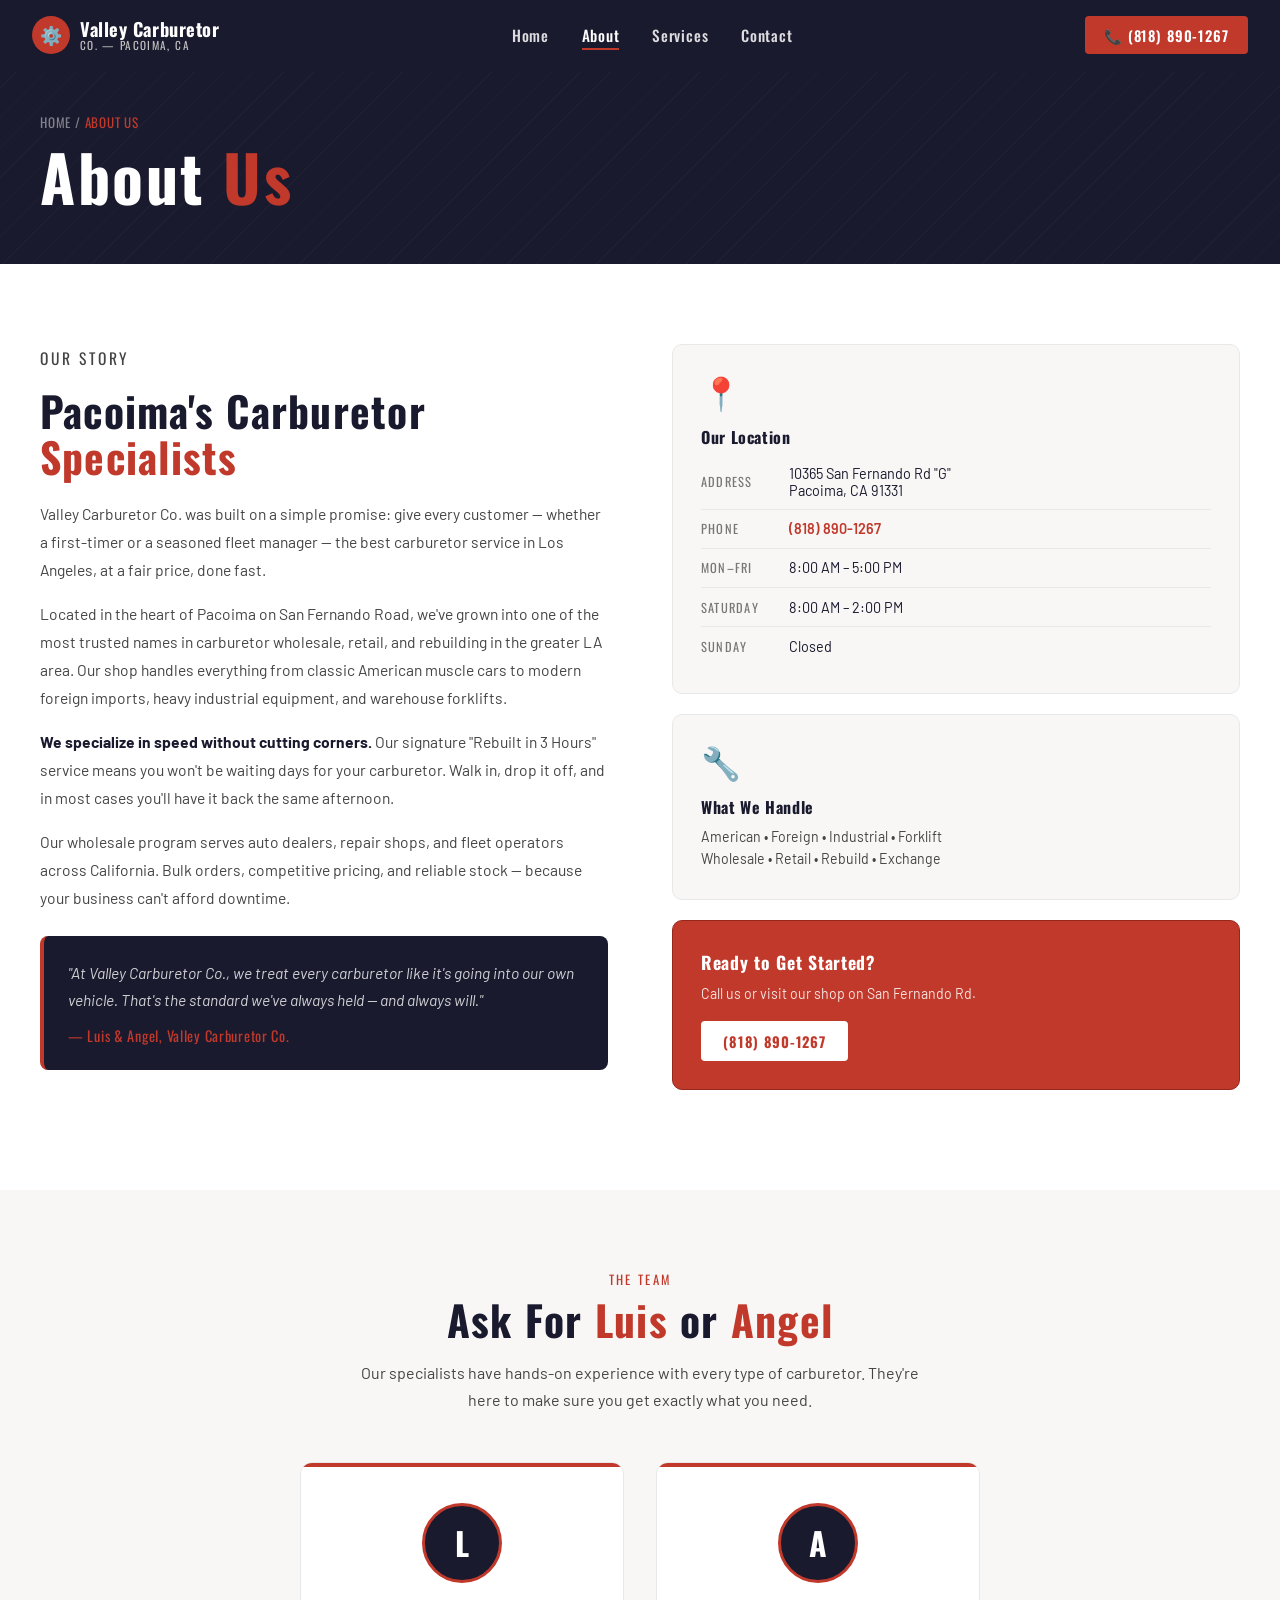
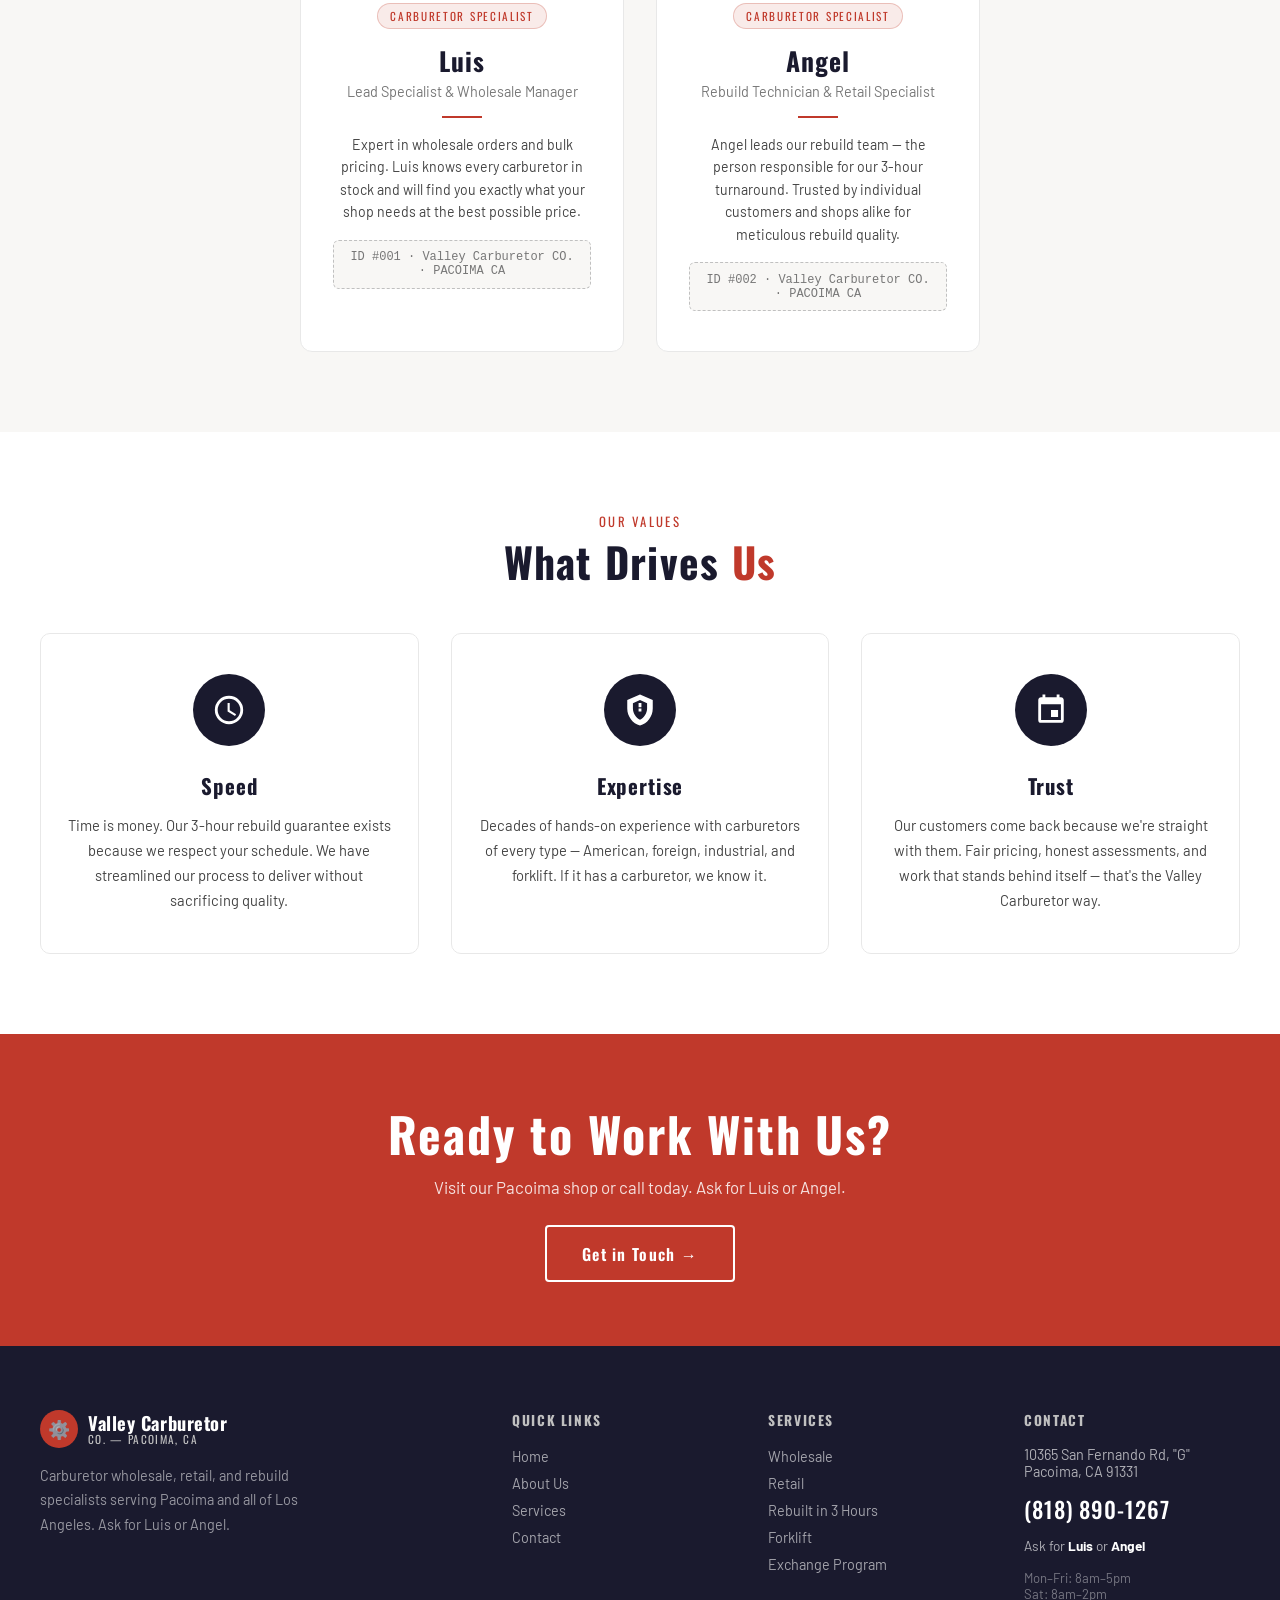
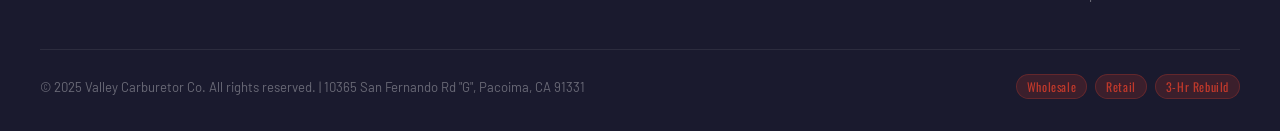
<file: about.html>
<!DOCTYPE html>
<html lang="en">
<head>
<meta charset="UTF-8">
<meta name="viewport" content="width=device-width, initial-scale=1.0">
<title>About Valley Carburetor Co. | Trusted Carburetor Experts in LA</title>
<meta name="description" content="Learn about Valley Carburetor Co., your trusted carburetor specialists in Pacoima, CA. Ask for Luis or Angel for expert wholesale, retail, and rebuild service.">
<meta name="keywords" content="Valley Carburetor Co about, carburetor specialists Pacoima, Luis Angel carburetor, carburetor experts Los Angeles">
<meta name="robots" content="index, follow">
<link rel="canonical" href="https://valleycarburetorca.com/about.html">
<link rel="icon" href="data:image/svg+xml,<svg xmlns='http://www.w3.org/2000/svg' viewBox='0 0 100 100'><text y='.9em' font-size='90'>⚙️</text></svg>">
<link rel="preconnect" href="https://fonts.googleapis.com">
<link rel="preconnect" href="https://fonts.gstatic.com" crossorigin>
<link href="https://fonts.googleapis.com/css2?family=Oswald:wght@400;500;600;700&family=Barlow:ital,wght@0,400;0,500;0,600;1,400;1,600&display=swap" rel="stylesheet">
<link rel="stylesheet" href="assets/css/style.css">
<style>
/* ===== ABOUT PAGE ===== */
.story-section{padding:5rem 2rem;background:#fff}
.story-inner{max-width:1200px;margin:0 auto;display:grid;grid-template-columns:1fr 1fr;gap:4rem;align-items:start}
.story-text .section-title{margin-bottom:1.25rem}
.story-text p{color:var(--text-mid);line-height:1.8;font-size:0.975rem;margin-bottom:1rem}
.story-text p strong{color:var(--navy)}
.story-highlight{background:var(--navy);color:#fff;padding:1.5rem;border-radius:8px;margin-top:1.5rem;border-left:4px solid var(--red)}
.story-highlight p{color:rgba(255,255,255,0.8);margin:0;font-style:italic;line-height:1.7}
.story-highlight cite{display:block;margin-top:0.75rem;font-family:var(--font-head);font-size:0.9rem;color:var(--red);font-style:normal;letter-spacing:0.05em}
.story-sidebar{position:sticky;top:100px}
.story-card{background:#f8f7f5;border:1px solid var(--silver-light);border-radius:10px;padding:1.75rem;margin-bottom:1.25rem}
.story-card-icon{font-size:2rem;margin-bottom:0.75rem}
.story-card h4{font-family:var(--font-head);font-size:1rem;color:var(--navy);letter-spacing:0.04em;margin-bottom:0.4rem}
.story-card p{font-size:0.88rem;color:var(--text-mid);line-height:1.6}
.info-row{display:flex;align-items:center;gap:8px;padding:0.6rem 0;border-bottom:1px solid var(--silver-light)}
.info-row:last-child{border-bottom:none}
.info-label{font-family:var(--font-head);font-size:0.78rem;letter-spacing:0.1em;text-transform:uppercase;color:var(--text-light);min-width:80px}
.info-value{font-size:0.9rem;color:var(--text-dark)}
.info-value a{color:var(--red);font-weight:600}

/* Team */
.team-section{padding:5rem 2rem;background:#f8f7f5}
.team-inner{max-width:1200px;margin:0 auto}
.team-header{text-align:center;margin-bottom:3rem}
.team-grid{display:grid;grid-template-columns:repeat(2,1fr);gap:2rem;max-width:680px;margin:0 auto}
.team-card{background:#fff;border-radius:12px;border:1px solid var(--silver-light);padding:2.5rem 2rem;text-align:center;transition:all var(--transition);position:relative;overflow:hidden}
.team-card::before{content:'';position:absolute;top:0;left:0;right:0;height:4px;background:var(--red)}
.team-card:hover{transform:translateY(-5px);box-shadow:var(--shadow-hover)}
.team-avatar{width:80px;height:80px;border-radius:50%;background:var(--navy);display:flex;align-items:center;justify-content:center;margin:0 auto 1.25rem;font-family:var(--font-head);font-size:2rem;color:#fff;font-weight:700;border:3px solid var(--red)}
.team-badge{display:inline-block;background:rgba(192,57,43,0.1);color:var(--red);font-family:var(--font-head);font-size:0.7rem;letter-spacing:0.15em;text-transform:uppercase;padding:4px 12px;border-radius:20px;margin-bottom:0.75rem;border:1px solid rgba(192,57,43,0.25)}
.team-name{font-family:var(--font-head);font-size:1.6rem;font-weight:700;color:var(--navy);margin-bottom:0.25rem;letter-spacing:0.04em}
.team-role{font-size:0.9rem;color:var(--text-light);margin-bottom:1rem}
.team-divider{width:40px;height:2px;background:var(--red);margin:0 auto 1rem}
.team-desc{font-size:0.88rem;color:var(--text-mid);line-height:1.6}
.id-strip{background:#f8f7f5;border-radius:6px;padding:0.6rem 1rem;margin-top:1rem;font-family:monospace;font-size:0.75rem;color:var(--text-light);border:1px dashed var(--silver)}

/* Values */
.values-section{padding:5rem 2rem;background:#fff}
.values-inner{max-width:1200px;margin:0 auto}
.values-header{text-align:center;margin-bottom:3rem}
.values-grid{display:grid;grid-template-columns:repeat(3,1fr);gap:2rem}
.value-card{text-align:center;padding:2.5rem 1.5rem;border-radius:10px;border:1px solid var(--silver-light);transition:all var(--transition)}
.value-card:hover{border-color:var(--red);transform:translateY(-4px);box-shadow:var(--shadow)}
.value-icon-wrap{width:72px;height:72px;background:var(--navy);border-radius:50%;display:flex;align-items:center;justify-content:center;margin:0 auto 1.5rem}
.value-icon-wrap svg{width:34px;height:34px;fill:#fff}
.value-card h3{font-family:var(--font-head);font-size:1.3rem;font-weight:700;color:var(--navy);margin-bottom:0.75rem;letter-spacing:0.04em}
.value-card p{font-size:0.92rem;color:var(--text-mid);line-height:1.7}

@media(max-width:900px){
  .story-inner{grid-template-columns:1fr}
  .story-sidebar{position:static}
  .values-grid{grid-template-columns:1fr 1fr}
}
@media(max-width:600px){
  .team-grid{grid-template-columns:1fr}
  .values-grid{grid-template-columns:1fr}
}
</style>
</head>
<body>

<!-- NAVBAR -->
<nav class="navbar" role="navigation" aria-label="Main navigation">
  <a href="index.html" class="nav-logo">
    <div class="nav-logo-icon">⚙️</div>
    <div class="nav-logo-text">Valley Carburetor<span>Co. — Pacoima, CA</span></div>
  </a>
  <div class="nav-links">
    <a href="index.html">Home</a>
    <a href="about.html" class="active">About</a>
    <a href="services.html">Services</a>
    <a href="contact.html">Contact</a>
  </div>
  <a href="tel:+18188901267" class="nav-cta">📞 (818) 890-1267</a>
  <button class="hamburger" aria-label="Toggle menu">
    <span></span><span></span><span></span>
  </button>
</nav>
<div class="mobile-menu">
  <a href="index.html">Home</a>
  <a href="about.html">About Us</a>
  <a href="services.html">Services</a>
  <a href="contact.html">Contact</a>
  <a href="tel:+18188901267" class="mob-cta">📞 Call (818) 890-1267</a>
</div>

<main>
<!-- PAGE HERO -->
<header class="page-hero">
  <div class="page-hero-inner">
    <p class="breadcrumb"><a href="index.html">Home</a> / <span>About Us</span></p>
    <h1>About <em>Us</em></h1>
  </div>
</header>

<!-- STORY -->
<section class="story-section" aria-label="Company story">
  <div class="story-inner">
    <div class="story-text reveal">
      <p class="section-tag">Our Story</p>
      <h2 class="section-title">Pacoima's Carburetor <em>Specialists</em></h2>
      <p>Valley Carburetor Co. was built on a simple promise: give every customer — whether a first-timer or a seasoned fleet manager — the best carburetor service in Los Angeles, at a fair price, done fast.</p>
      <p>Located in the heart of Pacoima on San Fernando Road, we've grown into one of the most trusted names in carburetor wholesale, retail, and rebuilding in the greater LA area. Our shop handles everything from classic American muscle cars to modern foreign imports, heavy industrial equipment, and warehouse forklifts.</p>
      <p><strong>We specialize in speed without cutting corners.</strong> Our signature "Rebuilt in 3 Hours" service means you won't be waiting days for your carburetor. Walk in, drop it off, and in most cases you'll have it back the same afternoon.</p>
      <p>Our wholesale program serves auto dealers, repair shops, and fleet operators across California. Bulk orders, competitive pricing, and reliable stock — because your business can't afford downtime.</p>
      <div class="story-highlight">
        <p>"At Valley Carburetor Co., we treat every carburetor like it's going into our own vehicle. That's the standard we've always held — and always will."</p>
        <cite>— Luis &amp; Angel, Valley Carburetor Co.</cite>
      </div>
    </div>
    <div class="story-sidebar reveal">
      <div class="story-card">
        <div class="story-card-icon">📍</div>
        <h4>Our Location</h4>
        <div class="info-row"><span class="info-label">Address</span><span class="info-value">10365 San Fernando Rd "G"<br>Pacoima, CA 91331</span></div>
        <div class="info-row"><span class="info-label">Phone</span><span class="info-value"><a href="tel:+18188901267">(818) 890-1267</a></span></div>
        <div class="info-row"><span class="info-label">Mon–Fri</span><span class="info-value">8:00 AM – 5:00 PM</span></div>
        <div class="info-row"><span class="info-label">Saturday</span><span class="info-value">8:00 AM – 2:00 PM</span></div>
        <div class="info-row"><span class="info-label">Sunday</span><span class="info-value">Closed</span></div>
      </div>
      <div class="story-card">
        <div class="story-card-icon">🔧</div>
        <h4>What We Handle</h4>
        <p>American • Foreign • Industrial • Forklift<br>Wholesale • Retail • Rebuild • Exchange</p>
      </div>
      <div class="story-card" style="background:var(--red);border-color:var(--red-dark)">
        <h4 style="color:#fff;font-size:1.1rem">Ready to Get Started?</h4>
        <p style="color:rgba(255,255,255,0.85);margin:0.5rem 0 1rem">Call us or visit our shop on San Fernando Rd.</p>
        <a href="tel:+18188901267" style="display:inline-block;background:#fff;color:var(--red);font-family:var(--font-head);font-size:0.9rem;font-weight:700;padding:0.6rem 1.4rem;border-radius:4px;letter-spacing:0.05em">(818) 890-1267</a>
      </div>
    </div>
  </div>
</section>

<!-- TEAM -->
<section class="team-section" aria-label="Our team">
  <div class="team-inner">
    <div class="team-header reveal">
      <p class="section-tag">The Team</p>
      <h2 class="section-title">Ask For <em>Luis</em> or <em>Angel</em></h2>
      <p class="section-sub" style="margin:0 auto;text-align:center">Our specialists have hands-on experience with every type of carburetor. They're here to make sure you get exactly what you need.</p>
    </div>
    <div class="team-grid reveal">
      <article class="team-card">
        <div class="team-avatar">L</div>
        <div class="team-badge">Carburetor Specialist</div>
        <h3 class="team-name">Luis</h3>
        <p class="team-role">Lead Specialist &amp; Wholesale Manager</p>
        <div class="team-divider"></div>
        <p class="team-desc">Expert in wholesale orders and bulk pricing. Luis knows every carburetor in stock and will find you exactly what your shop needs at the best possible price.</p>
        <div class="id-strip">ID #001 · Valley Carburetor CO. · PACOIMA CA</div>
      </article>
      <article class="team-card">
        <div class="team-avatar">A</div>
        <div class="team-badge">Carburetor Specialist</div>
        <h3 class="team-name">Angel</h3>
        <p class="team-role">Rebuild Technician &amp; Retail Specialist</p>
        <div class="team-divider"></div>
        <p class="team-desc">Angel leads our rebuild team — the person responsible for our 3-hour turnaround. Trusted by individual customers and shops alike for meticulous rebuild quality.</p>
        <div class="id-strip">ID #002 · Valley Carburetor CO. · PACOIMA CA</div>
      </article>
    </div>
  </div>
</section>

<!-- VALUES -->
<section class="values-section" aria-label="Our values">
  <div class="values-inner">
    <div class="values-header reveal">
      <p class="section-tag">Our Values</p>
      <h2 class="section-title">What Drives <em>Us</em></h2>
    </div>
    <div class="values-grid">
      <article class="value-card reveal">
        <div class="value-icon-wrap">
          <svg viewBox="0 0 24 24"><path d="M12 2a10 10 0 100 20A10 10 0 0012 2zm0 18a8 8 0 110-16 8 8 0 010 16zm.5-13H11v6l5.25 3.15.75-1.23-4.5-2.67V7z"/></svg>
        </div>
        <h3>Speed</h3>
        <p>Time is money. Our 3-hour rebuild guarantee exists because we respect your schedule. We have streamlined our process to deliver without sacrificing quality.</p>
      </article>
      <article class="value-card reveal">
        <div class="value-icon-wrap">
          <svg viewBox="0 0 24 24"><path d="M12 1L3 5v6c0 5.55 3.84 10.74 9 12 5.16-1.26 9-6.45 9-12V5L12 1zm0 4l5 2.18V11c0 3.5-2.33 6.79-5 7.93-2.67-1.14-5-4.43-5-7.93V7.18L12 5zm-1 6v2h2v-2h-2zm0-4v3h2V7h-2z"/></svg>
        </div>
        <h3>Expertise</h3>
        <p>Decades of hands-on experience with carburetors of every type — American, foreign, industrial, and forklift. If it has a carburetor, we know it.</p>
      </article>
      <article class="value-card reveal">
        <div class="value-icon-wrap">
          <svg viewBox="0 0 24 24"><path d="M17 12h-5v5h5v-5zM16 1v2H8V1H6v2H5c-1.11 0-1.99.9-1.99 2L3 19a2 2 0 002 2h14a2 2 0 002-2V5c0-1.1-.89-2-2-2h-1V1h-2zm3 18H5V8h14v11z"/></svg>
        </div>
        <h3>Trust</h3>
        <p>Our customers come back because we're straight with them. Fair pricing, honest assessments, and work that stands behind itself — that's the Valley Carburetor way.</p>
      </article>
    </div>
  </div>
</section>

<!-- CTA BANNER -->
<section class="cta-banner reveal" aria-label="Call to action">
  <h2>Ready to Work With Us?</h2>
  <p>Visit our Pacoima shop or call today. Ask for Luis or Angel.</p>
  <a href="contact.html" class="btn-outline-white">Get in Touch →</a>
</section>
</main>

<!-- FOOTER -->
<footer class="footer" role="contentinfo">
  <div class="footer-inner">
    <div class="footer-brand">
      <div class="nav-logo" style="margin-bottom:1rem">
        <div class="nav-logo-icon">⚙️</div>
        <div class="nav-logo-text">Valley Carburetor<span>Co. — Pacoima, CA</span></div>
      </div>
      <p>Carburetor wholesale, retail, and rebuild specialists serving Pacoima and all of Los Angeles. Ask for Luis or Angel.</p>
    </div>
    <div>
      <h4>Quick Links</h4>
      <ul>
        <li><a href="index.html">Home</a></li>
        <li><a href="about.html">About Us</a></li>
        <li><a href="services.html">Services</a></li>
        <li><a href="contact.html">Contact</a></li>
      </ul>
    </div>
    <div>
      <h4>Services</h4>
      <ul>
        <li><a href="services.html">Wholesale</a></li>
        <li><a href="services.html">Retail</a></li>
        <li><a href="services.html">Rebuilt in 3 Hours</a></li>
        <li><a href="services.html">Forklift</a></li>
        <li><a href="services.html">Exchange Program</a></li>
      </ul>
    </div>
    <div class="footer-contact">
      <h4>Contact</h4>
      <p>10365 San Fernando Rd, "G"<br>Pacoima, CA 91331</p>
      <p style="margin-top:0.75rem"><a href="tel:+18188901267" class="footer-phone">(818) 890-1267</a></p>
      <p style="margin-top:0.75rem;font-size:0.85rem">Ask for <strong style="color:#fff">Luis</strong> or <strong style="color:#fff">Angel</strong></p>
      <p style="margin-top:1rem;font-size:0.82rem;color:rgba(255,255,255,0.4)">Mon–Fri: 8am–5pm<br>Sat: 8am–2pm</p>
    </div>
  </div>
  <div class="footer-bottom">
    <p>© 2025 Valley Carburetor Co. All rights reserved. | 10365 San Fernando Rd "G", Pacoima, CA 91331</p>
    <div class="footer-badges">
      <span class="footer-badge">Wholesale</span>
      <span class="footer-badge">Retail</span>
      <span class="footer-badge">3-Hr Rebuild</span>
    </div>
  </div>
</footer>

<button class="back-top" aria-label="Back to top">↑</button>
<script src="assets/js/script.js"></script>
</body>
</html>
</file>
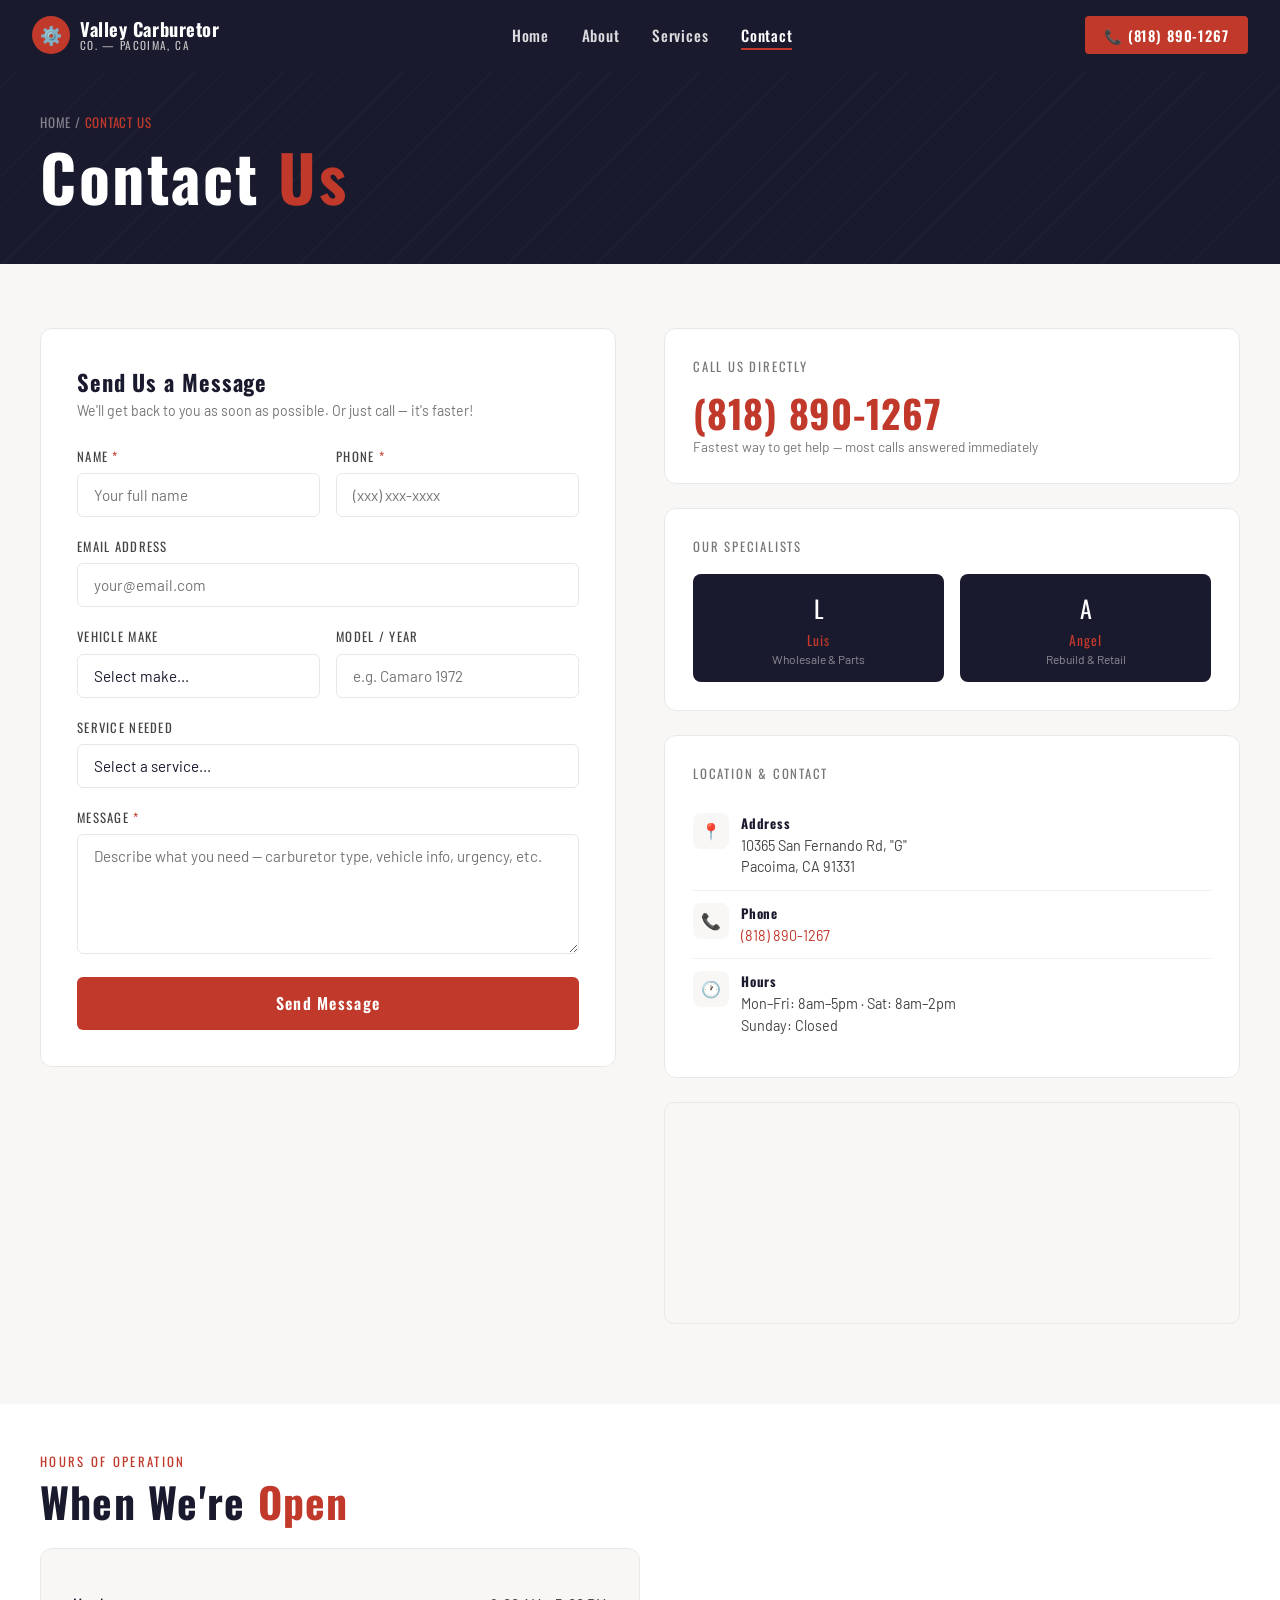
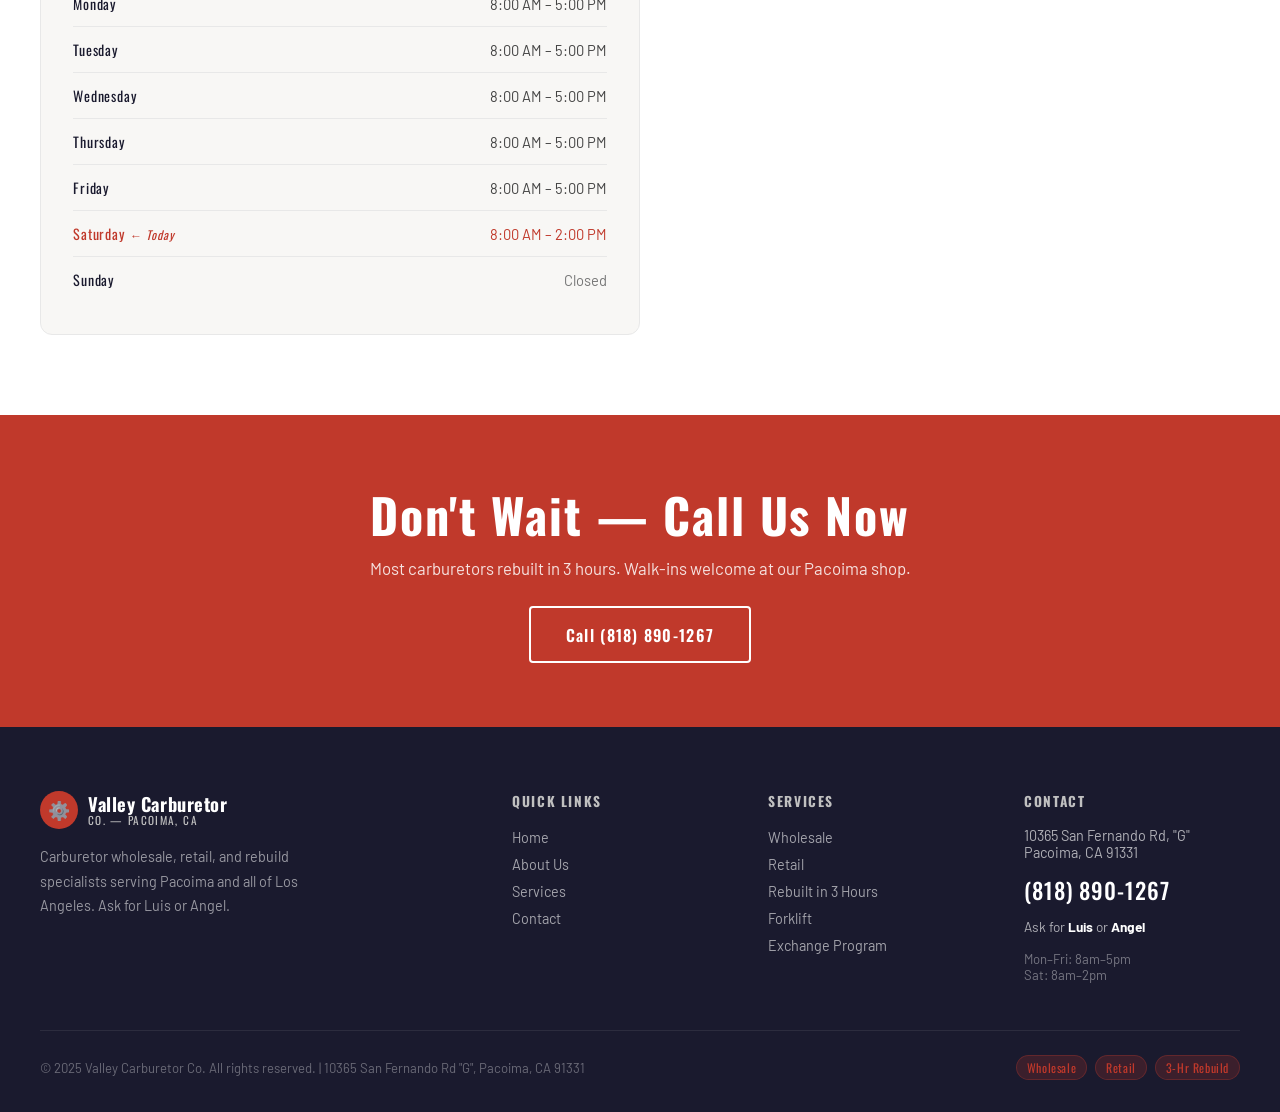
<file: contact.html>
<!DOCTYPE html>
<html lang="en">
<head>
<meta charset="UTF-8">
<meta name="viewport" content="width=device-width, initial-scale=1.0">
<title>Contact Valley Carburetor Co. | Call (818) 890-1267 | Pacoima, CA</title>
<meta name="description" content="Contact Valley Carburetor Co. at 10365 San Fernando Rd G, Pacoima CA 91331. Call (818) 890-1267. Ask for Luis or Angel. Carburetor experts serving all of Los Angeles.">
<meta name="keywords" content="contact Valley Carburetor, carburetor shop Pacoima phone, (818) 890-1267, San Fernando Road carburetor">
<meta name="robots" content="index, follow">
<link rel="canonical" href="https://valleycarburetorca.com/contact.html">
<link rel="icon" href="data:image/svg+xml,<svg xmlns='http://www.w3.org/2000/svg' viewBox='0 0 100 100'><text y='.9em' font-size='90'>⚙️</text></svg>">
<link rel="preconnect" href="https://fonts.googleapis.com">
<link rel="preconnect" href="https://fonts.gstatic.com" crossorigin>
<link href="https://fonts.googleapis.com/css2?family=Oswald:wght@400;500;600;700&family=Barlow:ital,wght@0,400;0,500;0,600;1,400;1,600&display=swap" rel="stylesheet">
<link rel="stylesheet" href="assets/css/style.css">
<style>
/* ===== CONTACT PAGE ===== */
.contact-section{padding:4rem 2rem 5rem;background:#f8f7f5}
.contact-inner{max-width:1200px;margin:0 auto;display:grid;grid-template-columns:1fr 1fr;gap:3rem;align-items:start}

/* FORM */
.contact-form-wrap{background:#fff;border-radius:12px;padding:2.25rem;border:1px solid var(--silver-light)}
.form-title{font-family:var(--font-head);font-size:1.4rem;color:var(--navy);letter-spacing:0.04em;margin-bottom:0.25rem}
.form-subtitle{font-size:0.88rem;color:var(--text-light);margin-bottom:1.75rem}
.form-group{margin-bottom:1.25rem}
.form-row{display:grid;grid-template-columns:1fr 1fr;gap:1rem}
.form-group label{display:block;font-family:var(--font-head);font-size:0.8rem;letter-spacing:0.1em;text-transform:uppercase;color:var(--text-mid);margin-bottom:0.45rem}
.form-group label .req{color:var(--red)}
.form-group input,
.form-group select,
.form-group textarea{width:100%;padding:0.75rem 1rem;border:1.5px solid var(--silver-light);border-radius:6px;font-family:var(--font-body);font-size:0.95rem;color:var(--text-dark);background:#fff;transition:border-color var(--transition),box-shadow var(--transition);outline:none;-webkit-appearance:none}
.form-group input:focus,
.form-group select:focus,
.form-group textarea:focus{border-color:var(--navy);box-shadow:0 0 0 3px rgba(26,26,46,0.08)}
.form-group input.valid,
.form-group select.valid,
.form-group textarea.valid{border-color:#27ae60}
.form-group input.invalid,
.form-group select.invalid,
.form-group textarea.invalid{border-color:var(--red);box-shadow:0 0 0 3px rgba(192,57,43,0.1)}
.form-group textarea{height:120px;resize:vertical}
.form-group select{cursor:pointer}
.error-msg{font-size:0.78rem;color:var(--red);margin-top:0.3rem;display:none}
.error-msg.show{display:block}
.submit-btn{width:100%;background:var(--red);color:#fff;font-family:var(--font-head);font-size:1rem;font-weight:600;letter-spacing:0.08em;padding:0.9rem 1.5rem;border:none;border-radius:6px;cursor:pointer;transition:all var(--transition);display:flex;align-items:center;justify-content:center;gap:10px;margin-top:0.5rem}
.submit-btn:hover{background:var(--red-dark);transform:translateY(-1px)}
.submit-btn:active{transform:scale(0.98)}
.submit-btn.loading{pointer-events:none;opacity:0.8}
.spinner{width:18px;height:18px;border:2px solid rgba(255,255,255,0.3);border-top-color:#fff;border-radius:50%;animation:spin 0.7s linear infinite;display:none}
.spinner.show{display:block}
@keyframes spin{to{transform:rotate(360deg)}}
.success-msg{display:none;text-align:center;padding:2rem;background:#f0faf5;border:1px solid #27ae60;border-radius:8px}
.success-msg.show{display:block}
.success-msg h4{font-family:var(--font-head);color:#27ae60;font-size:1.2rem;margin-bottom:0.4rem}
.success-msg p{font-size:0.9rem;color:var(--text-mid)}

/* INFO SIDEBAR */
.contact-info-wrap{display:flex;flex-direction:column;gap:1.5rem}
.info-card{background:#fff;border-radius:12px;padding:1.75rem;border:1px solid var(--silver-light)}
.info-card-title{font-family:var(--font-head);font-size:0.8rem;letter-spacing:0.14em;text-transform:uppercase;color:var(--text-light);margin-bottom:1.1rem}
.big-phone-link{display:block;font-family:var(--font-head);font-size:2.4rem;font-weight:700;color:var(--red);letter-spacing:0.02em;line-height:1;margin-bottom:0.4rem;transition:color var(--transition)}
.big-phone-link:hover{color:var(--red-dark)}
.phone-sub{font-size:0.85rem;color:var(--text-light)}
.contact-detail-row{display:flex;align-items:flex-start;gap:12px;padding:0.75rem 0;border-bottom:1px solid #f0f0f0}
.contact-detail-row:last-child{border-bottom:none}
.detail-icon{width:36px;height:36px;background:#f8f7f5;border-radius:8px;display:flex;align-items:center;justify-content:center;flex-shrink:0;font-size:1rem}
.detail-text strong{display:block;font-family:var(--font-head);font-size:0.82rem;letter-spacing:0.06em;color:var(--navy);margin-bottom:2px}
.detail-text span,.detail-text a{font-size:0.9rem;color:var(--text-mid);line-height:1.5}
.detail-text a{color:var(--red);transition:color var(--transition)}
.detail-text a:hover{color:var(--red-dark)}
.specialist-row{display:flex;gap:1rem}
.specialist-chip{flex:1;background:var(--navy);border-radius:8px;padding:1rem;text-align:center}
.specialist-initial{font-family:var(--font-head);font-size:1.5rem;color:#fff;display:block}
.specialist-name{font-family:var(--font-head);font-size:0.85rem;color:var(--red);letter-spacing:0.06em;margin-top:0.25rem}
.specialist-title{font-size:0.75rem;color:rgba(255,255,255,0.5);margin-top:2px}
.map-container{border-radius:10px;overflow:hidden;border:1px solid var(--silver-light)}
.map-container iframe{display:block;width:100%;height:220px;border:none}
.map-fallback{background:#f0f0f0;height:220px;display:flex;align-items:center;justify-content:center;flex-direction:column;gap:0.75rem;text-align:center;padding:1rem}
.map-fallback p{font-size:0.85rem;color:var(--text-light)}
.map-fallback a{color:var(--red);font-size:0.85rem;font-weight:600}

/* Hours */
.hours-section{padding:3rem 2rem 5rem;background:#fff}
.hours-inner{max-width:1200px;margin:0 auto}
.hours-card{background:#f8f7f5;border-radius:12px;padding:2rem;border:1px solid var(--silver-light);max-width:600px}
.hours-table{width:100%;border-collapse:collapse}
.hours-table tr{border-bottom:1px solid var(--silver-light)}
.hours-table tr:last-child{border-bottom:none}
.hours-table td{padding:0.75rem 0;font-size:0.92rem}
.hours-table td:first-child{font-family:var(--font-head);font-size:0.88rem;letter-spacing:0.06em;color:var(--navy);width:45%}
.hours-table td:last-child{color:var(--text-mid);text-align:right}
.hours-table tr.today td{color:var(--red)}
.hours-table tr.today td:first-child::after{content:' ← Today';font-size:0.75rem;color:var(--red);font-style:italic}
.closed{color:var(--text-light) !important}

@media(max-width:900px){
  .contact-inner{grid-template-columns:1fr}
}
@media(max-width:480px){
  .form-row{grid-template-columns:1fr}
}
</style>
</head>
<body>

<!-- NAVBAR -->
<nav class="navbar" role="navigation" aria-label="Main navigation">
  <a href="index.html" class="nav-logo">
    <div class="nav-logo-icon">⚙️</div>
    <div class="nav-logo-text">Valley Carburetor<span>Co. — Pacoima, CA</span></div>
  </a>
  <div class="nav-links">
    <a href="index.html">Home</a>
    <a href="about.html">About</a>
    <a href="services.html">Services</a>
    <a href="contact.html" class="active">Contact</a>
  </div>
  <a href="tel:+18188901267" class="nav-cta">📞 (818) 890-1267</a>
  <button class="hamburger" aria-label="Toggle menu">
    <span></span><span></span><span></span>
  </button>
</nav>
<div class="mobile-menu">
  <a href="index.html">Home</a>
  <a href="about.html">About Us</a>
  <a href="services.html">Services</a>
  <a href="contact.html">Contact</a>
  <a href="tel:+18188901267" class="mob-cta">📞 Call (818) 890-1267</a>
</div>

<main>
<!-- PAGE HERO -->
<header class="page-hero">
  <div class="page-hero-inner">
    <p class="breadcrumb"><a href="index.html">Home</a> / <span>Contact Us</span></p>
    <h1>Contact <em>Us</em></h1>
  </div>
</header>

<!-- CONTACT SECTION -->
<section class="contact-section" aria-label="Contact form and information">
  <div class="contact-inner">

    <!-- LEFT: FORM -->
    <div class="contact-form-wrap reveal">
      <h2 class="form-title">Send Us a Message</h2>
      <p class="form-subtitle">We'll get back to you as soon as possible. Or just call — it's faster!</p>

      <div id="contact-form">
        <div class="form-row">
          <div class="form-group">
            <label for="fname">Name <span class="req">*</span></label>
            <input type="text" id="fname" name="name" placeholder="Your full name" autocomplete="name">
            <p class="error-msg" id="fname-err">Please enter your name.</p>
          </div>
          <div class="form-group">
            <label for="fphone">Phone <span class="req">*</span></label>
            <input type="tel" id="fphone" name="phone" placeholder="(xxx) xxx-xxxx" autocomplete="tel">
            <p class="error-msg" id="fphone-err">Please enter a valid phone number.</p>
          </div>
        </div>
        <div class="form-group">
          <label for="femail">Email Address</label>
          <input type="email" id="femail" name="email" placeholder="your@email.com" autocomplete="email">
          <p class="error-msg" id="femail-err">Please enter a valid email.</p>
        </div>
        <div class="form-row">
          <div class="form-group">
            <label for="fmake">Vehicle Make</label>
            <select id="fmake" name="make">
              <option value="">Select make...</option>
              <option>BMW</option>
              <option>Toyota</option>
              <option>Volkswagen</option>
              <option>Chevrolet</option>
              <option>Ford</option>
              <option>Nissan</option>
              <option>Cadillac</option>
              <option>Honda</option>
              <option>Dodge</option>
              <option>Forklift / Industrial</option>
              <option>Other</option>
            </select>
          </div>
          <div class="form-group">
            <label for="fmodel">Model / Year</label>
            <input type="text" id="fmodel" name="model" placeholder="e.g. Camaro 1972">
          </div>
        </div>
        <div class="form-group">
          <label for="fservice">Service Needed</label>
          <select id="fservice" name="service">
            <option value="">Select a service...</option>
            <option>Carburetor Rebuild</option>
            <option>Wholesale Inquiry</option>
            <option>Retail Purchase</option>
            <option>Exchange Program</option>
            <option>Forklift Carburetor</option>
            <option>Industrial Carburetor</option>
            <option>General Question</option>
          </select>
        </div>
        <div class="form-group">
          <label for="fmsg">Message <span class="req">*</span></label>
          <textarea id="fmsg" name="message" placeholder="Describe what you need — carburetor type, vehicle info, urgency, etc."></textarea>
          <p class="error-msg" id="fmsg-err">Please enter a message.</p>
        </div>
        <button type="button" class="submit-btn" id="submit-btn" onclick="submitForm()">
          <span id="btn-text">Send Message</span>
          <span class="spinner" id="spinner"></span>
        </button>
      </div>

      <div class="success-msg" id="success-msg">
        <div style="font-size:2.5rem;margin-bottom:0.75rem">✅</div>
        <h4>Message Received!</h4>
        <p>Thank you for reaching out. Luis or Angel will follow up with you shortly.<br>For urgent needs, please call us directly at <a href="tel:+18188901267" style="color:var(--red)">(818) 890-1267</a>.</p>
      </div>
    </div>

    <!-- RIGHT: INFO -->
    <div class="contact-info-wrap reveal">

      <div class="info-card">
        <p class="info-card-title">Call Us Directly</p>
        <a href="tel:+18188901267" class="big-phone-link">(818) 890-1267</a>
        <p class="phone-sub">Fastest way to get help — most calls answered immediately</p>
      </div>

      <div class="info-card">
        <p class="info-card-title">Our Specialists</p>
        <div class="specialist-row">
          <div class="specialist-chip">
            <span class="specialist-initial">L</span>
            <p class="specialist-name">Luis</p>
            <p class="specialist-title">Wholesale &amp; Parts</p>
          </div>
          <div class="specialist-chip">
            <span class="specialist-initial">A</span>
            <p class="specialist-name">Angel</p>
            <p class="specialist-title">Rebuild &amp; Retail</p>
          </div>
        </div>
      </div>

      <div class="info-card">
        <p class="info-card-title">Location &amp; Contact</p>
        <div class="contact-detail-row">
          <div class="detail-icon">📍</div>
          <div class="detail-text">
            <strong>Address</strong>
            <span>10365 San Fernando Rd, "G"<br>Pacoima, CA 91331</span>
          </div>
        </div>
        <div class="contact-detail-row">
          <div class="detail-icon">📞</div>
          <div class="detail-text">
            <strong>Phone</strong>
            <a href="tel:+18188901267">(818) 890-1267</a>
          </div>
        </div>
        <div class="contact-detail-row">
          <div class="detail-icon">🕐</div>
          <div class="detail-text">
            <strong>Hours</strong>
            <span>Mon–Fri: 8am–5pm · Sat: 8am–2pm<br>Sunday: Closed</span>
          </div>
        </div>
      </div>

      <!-- MAP -->
      <div class="map-container">
        <iframe
          src="https://www.google.com/maps/embed?pb=!1m18!1m12!1m3!1d3303.6!2d-118.4097!3d34.2614!2m3!1f0!2f0!3f0!3m2!1i1024!2i768!4f13.1!3m3!1m2!1s0x80c2953d3f9e9a9f%3A0x0!2s10365+San+Fernando+Rd+G%2C+Pacoima%2C+CA+91331!5e0!3m2!1sen!2sus!4v1700000000000"
          allowfullscreen=""
          loading="lazy"
          referrerpolicy="no-referrer-when-downgrade"
          title="Valley Carburetor Co. location map"
          aria-label="Map showing Valley Carburetor Co. at 10365 San Fernando Rd G, Pacoima CA">
        </iframe>
      </div>

    </div>
  </div>
</section>

<!-- HOURS TABLE -->
<section class="hours-section" aria-label="Hours of operation">
  <div class="hours-inner">
    <div class="reveal">
      <p class="section-tag">Hours of Operation</p>
      <h2 class="section-title" style="margin-bottom:1.5rem">When We're <em>Open</em></h2>
    </div>
    <div class="hours-card reveal">
      <table class="hours-table" aria-label="Business hours">
        <tbody>
          <tr id="row-mon"><td>Monday</td><td>8:00 AM – 5:00 PM</td></tr>
          <tr id="row-tue"><td>Tuesday</td><td>8:00 AM – 5:00 PM</td></tr>
          <tr id="row-wed"><td>Wednesday</td><td>8:00 AM – 5:00 PM</td></tr>
          <tr id="row-thu"><td>Thursday</td><td>8:00 AM – 5:00 PM</td></tr>
          <tr id="row-fri"><td>Friday</td><td>8:00 AM – 5:00 PM</td></tr>
          <tr id="row-sat"><td>Saturday</td><td>8:00 AM – 2:00 PM</td></tr>
          <tr id="row-sun"><td>Sunday</td><td class="closed">Closed</td></tr>
        </tbody>
      </table>
    </div>
  </div>
</section>

<!-- CTA BANNER -->
<section class="cta-banner reveal" aria-label="Call to action">
  <h2>Don't Wait — Call Us Now</h2>
  <p>Most carburetors rebuilt in 3 hours. Walk-ins welcome at our Pacoima shop.</p>
  <a href="tel:+18188901267" class="btn-outline-white">Call (818) 890-1267</a>
</section>
</main>

<!-- FOOTER -->
<footer class="footer" role="contentinfo">
  <div class="footer-inner">
    <div class="footer-brand">
      <div class="nav-logo" style="margin-bottom:1rem">
        <div class="nav-logo-icon">⚙️</div>
        <div class="nav-logo-text">Valley Carburetor<span>Co. — Pacoima, CA</span></div>
      </div>
      <p>Carburetor wholesale, retail, and rebuild specialists serving Pacoima and all of Los Angeles. Ask for Luis or Angel.</p>
    </div>
    <div>
      <h4>Quick Links</h4>
      <ul>
        <li><a href="index.html">Home</a></li>
        <li><a href="about.html">About Us</a></li>
        <li><a href="services.html">Services</a></li>
        <li><a href="contact.html">Contact</a></li>
      </ul>
    </div>
    <div>
      <h4>Services</h4>
      <ul>
        <li><a href="services.html">Wholesale</a></li>
        <li><a href="services.html">Retail</a></li>
        <li><a href="services.html">Rebuilt in 3 Hours</a></li>
        <li><a href="services.html">Forklift</a></li>
        <li><a href="services.html">Exchange Program</a></li>
      </ul>
    </div>
    <div class="footer-contact">
      <h4>Contact</h4>
      <p>10365 San Fernando Rd, "G"<br>Pacoima, CA 91331</p>
      <p style="margin-top:0.75rem"><a href="tel:+18188901267" class="footer-phone">(818) 890-1267</a></p>
      <p style="margin-top:0.75rem;font-size:0.85rem">Ask for <strong style="color:#fff">Luis</strong> or <strong style="color:#fff">Angel</strong></p>
      <p style="margin-top:1rem;font-size:0.82rem;color:rgba(255,255,255,0.4)">Mon–Fri: 8am–5pm<br>Sat: 8am–2pm</p>
    </div>
  </div>
  <div class="footer-bottom">
    <p>© 2025 Valley Carburetor Co. All rights reserved. | 10365 San Fernando Rd "G", Pacoima, CA 91331</p>
    <div class="footer-badges">
      <span class="footer-badge">Wholesale</span>
      <span class="footer-badge">Retail</span>
      <span class="footer-badge">3-Hr Rebuild</span>
    </div>
  </div>
</footer>

<button class="back-top" aria-label="Back to top">↑</button>
<script src="assets/js/script.js"></script>
<script>
// Highlight today's hours
const days = ['row-sun','row-mon','row-tue','row-wed','row-thu','row-fri','row-sat'];
const todayRow = document.getElementById(days[new Date().getDay()]);
if (todayRow) todayRow.classList.add('today');

// Form validation & submit
function validateField(input, errId, condition) {
  const err = document.getElementById(errId);
  if (!condition) {
    input.classList.remove('valid'); input.classList.add('invalid');
    if (err) err.classList.add('show');
    return false;
  }
  input.classList.remove('invalid'); input.classList.add('valid');
  if (err) err.classList.remove('show');
  return true;
}

// Live validation
document.getElementById('fname').addEventListener('blur', function() {
  validateField(this, 'fname-err', this.value.trim().length > 1);
});
document.getElementById('fphone').addEventListener('blur', function() {
  validateField(this, 'fphone-err', this.value.trim().length > 6);
});
document.getElementById('femail').addEventListener('blur', function() {
  if (this.value.trim()) validateField(this, 'femail-err', /^[^\s@]+@[^\s@]+\.[^\s@]+$/.test(this.value));
});
document.getElementById('fmsg').addEventListener('blur', function() {
  validateField(this, 'fmsg-err', this.value.trim().length > 5);
});

function submitForm() {
  const name = document.getElementById('fname');
  const phone = document.getElementById('fphone');
  const email = document.getElementById('femail');
  const msg = document.getElementById('fmsg');
  let valid = true;
  if (!validateField(name, 'fname-err', name.value.trim().length > 1)) valid = false;
  if (!validateField(phone, 'fphone-err', phone.value.trim().length > 6)) valid = false;
  if (email.value.trim() && !validateField(email, 'femail-err', /^[^\s@]+@[^\s@]+\.[^\s@]+$/.test(email.value))) valid = false;
  if (!validateField(msg, 'fmsg-err', msg.value.trim().length > 5)) valid = false;
  if (!valid) return;

  const btn = document.getElementById('submit-btn');
  const spinner = document.getElementById('spinner');
  const btnText = document.getElementById('btn-text');
  btn.classList.add('loading');
  spinner.classList.add('show');
  btnText.textContent = 'Sending...';

  setTimeout(() => {
    document.getElementById('contact-form').style.display = 'none';
    document.getElementById('success-msg').classList.add('show');
  }, 1800);
}
</script>
</body>
</html>
</file>
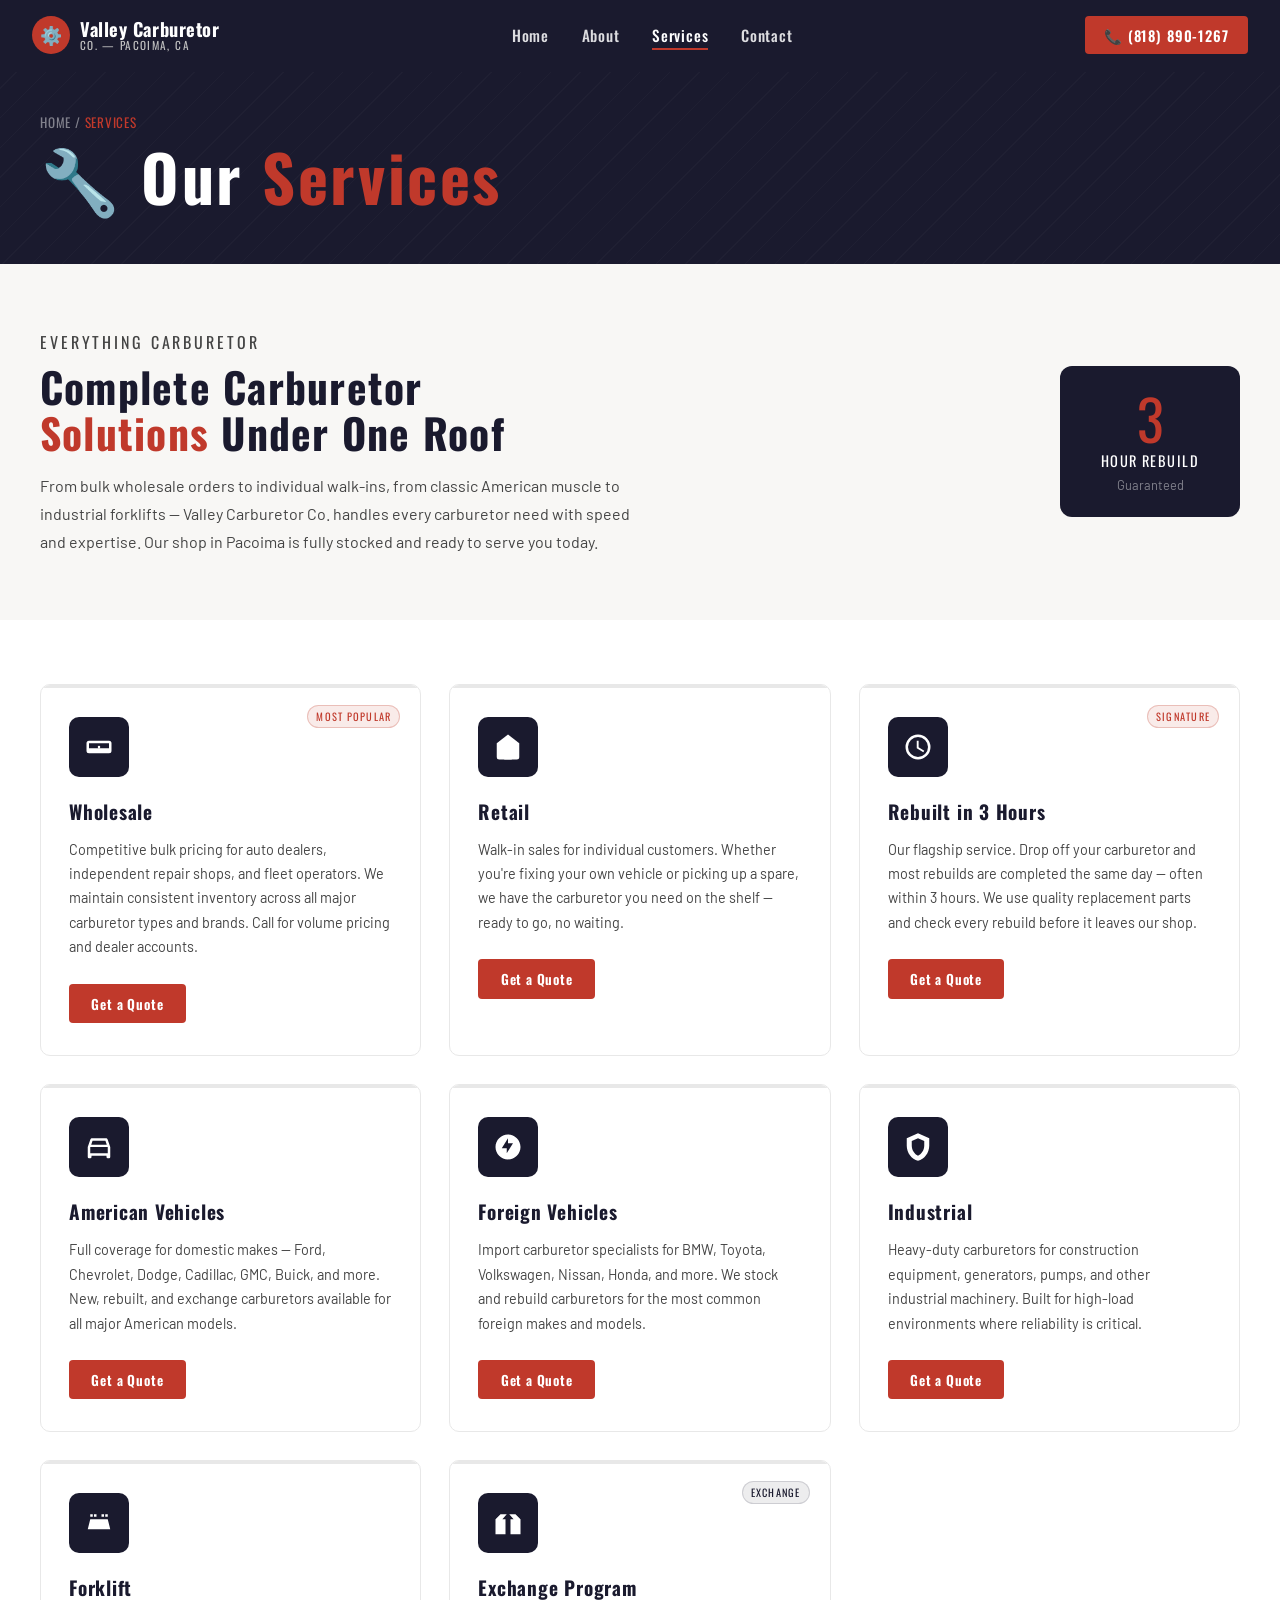
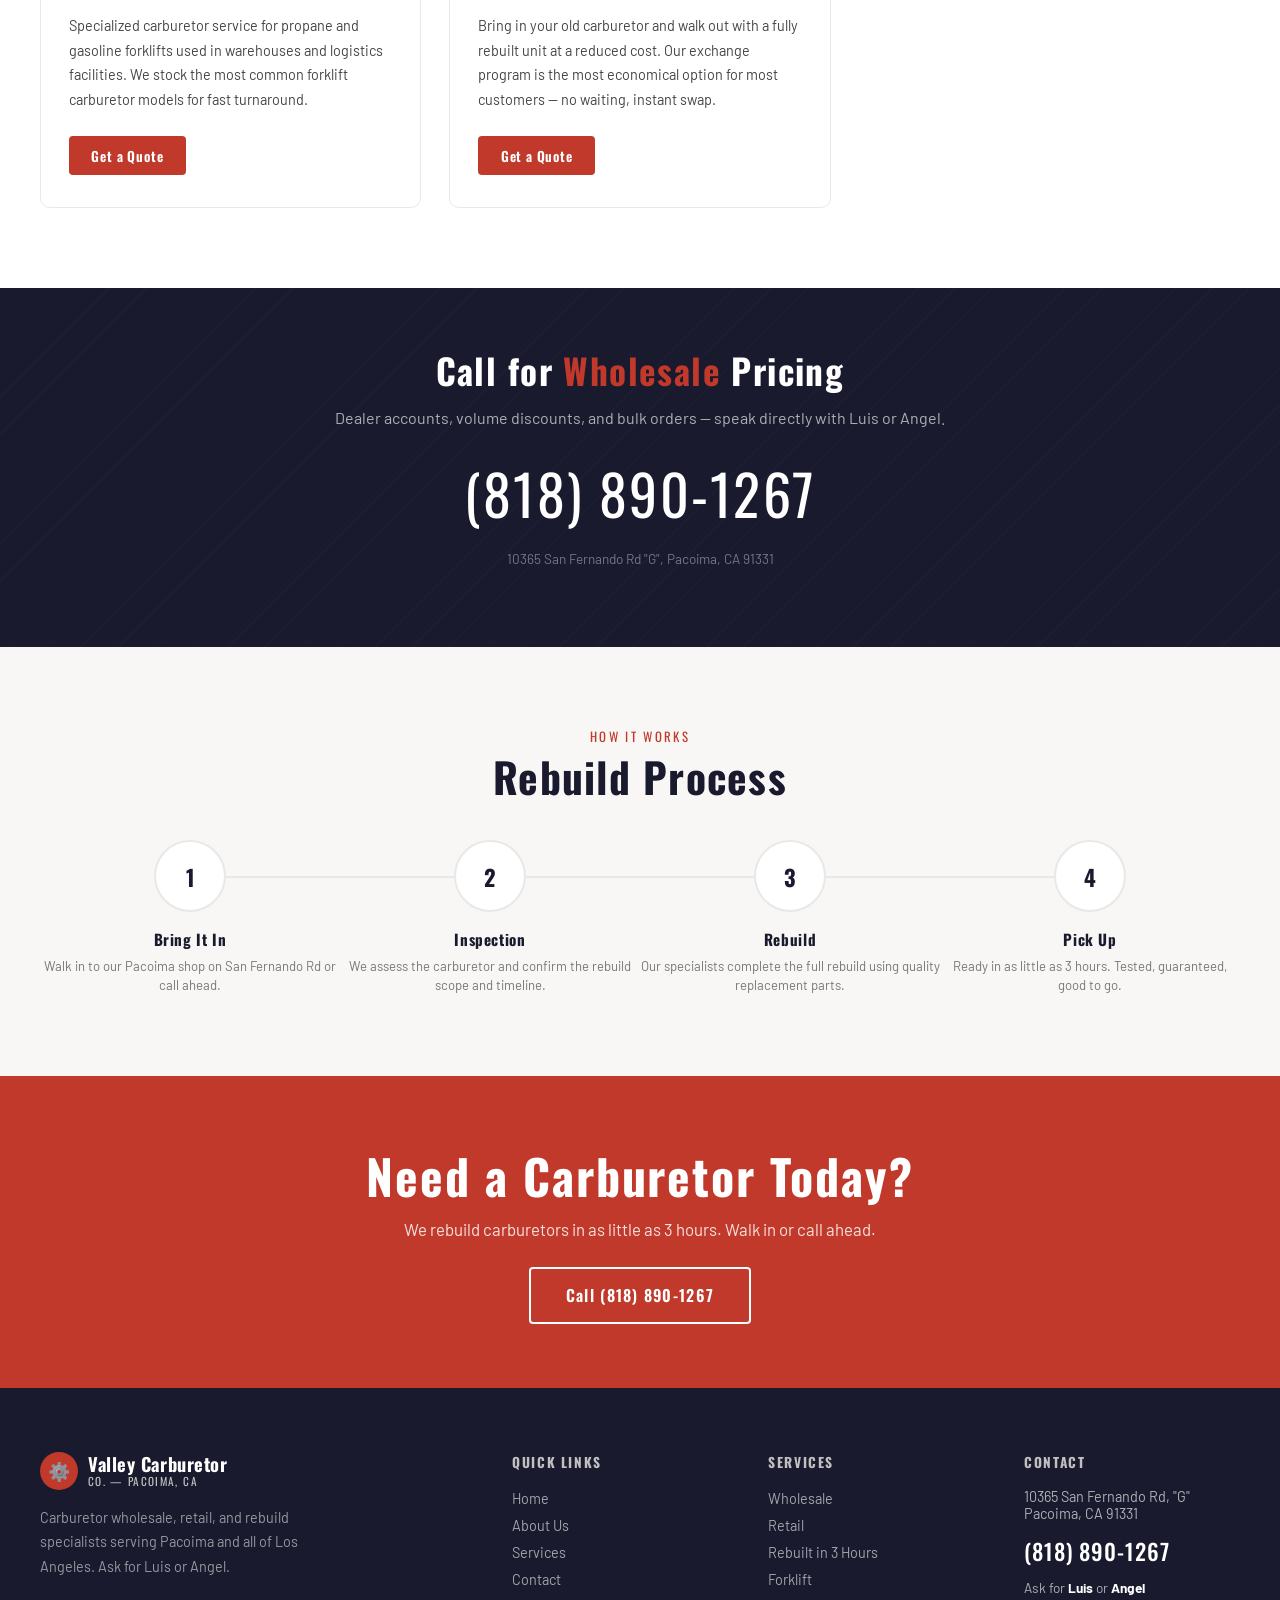
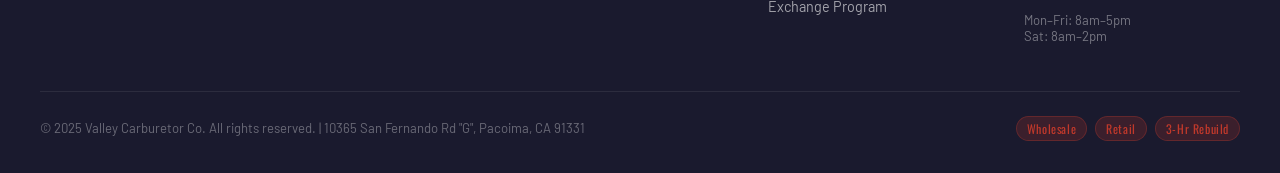
<file: services.html>
<!DOCTYPE html>
<html lang="en">
<head>
<meta charset="UTF-8">
<meta name="viewport" content="width=device-width, initial-scale=1.0">
<title>Carburetor Services | Wholesale, Retail, Rebuild, Forklift &amp; Industrial – Valley Carburetor</title>
<meta name="description" content="Valley Carburetor Co. offers wholesale pricing, same-day retail, 3-hour rebuilds, forklift carburetor service, industrial carburetors, and carburetor exchange programs.">
<meta name="keywords" content="carburetor wholesale Los Angeles, carburetor rebuild service, forklift carburetor repair, industrial carburetor, carburetor exchange Pacoima, American foreign carburetor">
<meta name="robots" content="index, follow">
<link rel="canonical" href="https://valleycarburetorca.com/services.html">
<link rel="icon" href="data:image/svg+xml,<svg xmlns='http://www.w3.org/2000/svg' viewBox='0 0 100 100'><text y='.9em' font-size='90'>⚙️</text></svg>">
<link rel="preconnect" href="https://fonts.googleapis.com">
<link rel="preconnect" href="https://fonts.gstatic.com" crossorigin>
<link href="https://fonts.googleapis.com/css2?family=Oswald:wght@400;500;600;700&family=Barlow:ital,wght@0,400;0,500;0,600;1,400;1,600&display=swap" rel="stylesheet">
<link rel="stylesheet" href="assets/css/style.css">
<style>
/* ===== SERVICES PAGE ===== */
@keyframes wrenchRock{0%,100%{transform:rotate(-15deg)}50%{transform:rotate(15deg)}}

.services-intro{padding:4rem 2rem;background:#f8f7f5}
.services-intro-inner{max-width:1200px;margin:0 auto;display:flex;align-items:center;justify-content:space-between;gap:2rem;flex-wrap:wrap}
.services-intro-text p{color:var(--text-mid);font-size:1rem;line-height:1.75;max-width:600px}
.wrench-icon{font-size:4rem;animation:wrenchRock 2.5s ease-in-out infinite;display:inline-block;margin-right:1rem}

.services-main{padding:4rem 2rem 5rem;background:#fff}
.services-main-inner{max-width:1200px;margin:0 auto}
.services-full-grid{display:grid;grid-template-columns:repeat(3,1fr);gap:1.75rem}

.svc-card{background:#fff;border:1px solid var(--silver-light);border-radius:10px;padding:2rem 1.75rem;transition:all 0.35s ease;position:relative;overflow:hidden}
.svc-card::before{content:'';position:absolute;top:0;left:0;right:0;height:3px;background:var(--silver-light);transition:background var(--transition)}
.svc-card:hover::before{background:var(--red)}
.svc-card:hover{transform:translateY(-6px);box-shadow:0 16px 48px rgba(0,0,0,0.12);border-color:rgba(192,57,43,0.2)}
.svc-icon-lg{width:60px;height:60px;background:var(--navy);border-radius:10px;display:flex;align-items:center;justify-content:center;margin-bottom:1.25rem;transition:background var(--transition)}
.svc-card:hover .svc-icon-lg{background:var(--red)}
.svc-icon-lg svg{width:30px;height:30px;fill:#fff}
.svc-card h3{font-family:var(--font-head);font-size:1.2rem;font-weight:700;color:var(--navy);letter-spacing:0.04em;margin-bottom:0.75rem}
.svc-card p{font-size:0.9rem;color:var(--text-mid);line-height:1.7;margin-bottom:1.5rem}
.btn-red-sm{display:inline-block;background:var(--red);color:#fff;font-family:var(--font-head);font-size:0.85rem;font-weight:600;padding:0.6rem 1.4rem;border-radius:4px;letter-spacing:0.06em;transition:all var(--transition)}
.btn-red-sm:hover{background:var(--red-dark);transform:translateY(-1px)}
.svc-tag{position:absolute;top:1.25rem;right:1.25rem;font-family:var(--font-head);font-size:0.65rem;letter-spacing:0.12em;text-transform:uppercase;padding:3px 8px;border-radius:20px}
.svc-tag.popular{background:rgba(192,57,43,0.1);color:var(--red);border:1px solid rgba(192,57,43,0.25)}
.svc-tag.new{background:rgba(26,26,46,0.08);color:var(--navy);border:1px solid rgba(26,26,46,0.15)}

/* Pricing note */
.pricing-note{background:var(--navy);padding:3.5rem 2rem;text-align:center;position:relative;overflow:hidden}
.pricing-note::before{content:'';position:absolute;inset:0;background:repeating-linear-gradient(135deg,transparent,transparent 25px,rgba(255,255,255,0.02) 25px,rgba(255,255,255,0.02) 26px)}
.pricing-note-inner{position:relative;z-index:1}
.pricing-note h3{font-family:var(--font-head);font-size:clamp(1.5rem,3vw,2.2rem);color:#fff;letter-spacing:0.04em;margin-bottom:0.75rem}
.pricing-note h3 span{color:var(--red)}
.pricing-note p{color:rgba(255,255,255,0.65);font-size:1rem;margin-bottom:1.5rem}
.pricing-note .big-phone{font-family:var(--font-head);font-size:clamp(2rem,5vw,3.5rem);color:#fff;letter-spacing:0.04em;display:block;text-decoration:none;transition:color var(--transition)}
.pricing-note .big-phone:hover{color:var(--red)}

/* Process */
.process-section{padding:5rem 2rem;background:#f8f7f5}
.process-inner{max-width:1200px;margin:0 auto}
.process-steps{display:grid;grid-template-columns:repeat(4,1fr);gap:0;position:relative;margin-top:2.5rem}
.process-steps::before{content:'';position:absolute;top:36px;left:12.5%;right:12.5%;height:2px;background:var(--silver-light);z-index:0}
.process-step{text-align:center;position:relative;z-index:1}
.step-circle{width:72px;height:72px;border-radius:50%;background:#fff;border:2px solid var(--silver-light);display:flex;align-items:center;justify-content:center;margin:0 auto 1rem;font-family:var(--font-head);font-size:1.4rem;font-weight:700;color:var(--navy);transition:all var(--transition)}
.process-step:hover .step-circle{background:var(--red);border-color:var(--red);color:#fff}
.process-step h4{font-family:var(--font-head);font-size:0.95rem;color:var(--navy);letter-spacing:0.04em;margin-bottom:0.4rem}
.process-step p{font-size:0.82rem;color:var(--text-light);line-height:1.5}

@media(max-width:960px){
  .services-full-grid{grid-template-columns:repeat(2,1fr)}
  .process-steps{grid-template-columns:repeat(2,1fr);gap:2rem}
  .process-steps::before{display:none}
}
@media(max-width:600px){
  .services-full-grid{grid-template-columns:1fr}
  .process-steps{grid-template-columns:1fr}
}
</style>
</head>
<body>

<!-- NAVBAR -->
<nav class="navbar" role="navigation" aria-label="Main navigation">
  <a href="index.html" class="nav-logo">
    <div class="nav-logo-icon">⚙️</div>
    <div class="nav-logo-text">Valley Carburetor<span>Co. — Pacoima, CA</span></div>
  </a>
  <div class="nav-links">
    <a href="index.html">Home</a>
    <a href="about.html">About</a>
    <a href="services.html" class="active">Services</a>
    <a href="contact.html">Contact</a>
  </div>
  <a href="tel:+18188901267" class="nav-cta">📞 (818) 890-1267</a>
  <button class="hamburger" aria-label="Toggle menu">
    <span></span><span></span><span></span>
  </button>
</nav>
<div class="mobile-menu">
  <a href="index.html">Home</a>
  <a href="about.html">About Us</a>
  <a href="services.html">Services</a>
  <a href="contact.html">Contact</a>
  <a href="tel:+18188901267" class="mob-cta">📞 Call (818) 890-1267</a>
</div>

<main>
<!-- PAGE HERO -->
<header class="page-hero">
  <div class="page-hero-inner">
    <p class="breadcrumb"><a href="index.html">Home</a> / <span>Services</span></p>
    <h1><span style="display:inline-block;animation:wrenchRock 2.5s ease-in-out infinite">🔧</span> Our <em>Services</em></h1>
  </div>
</header>

<!-- INTRO -->
<div class="services-intro">
  <div class="services-intro-inner reveal">
    <div class="services-intro-text">
      <p class="section-tag">Everything Carburetor</p>
      <h2 class="section-title" style="margin-bottom:1rem">Complete Carburetor<br><em>Solutions</em> Under One Roof</h2>
      <p>From bulk wholesale orders to individual walk-ins, from classic American muscle to industrial forklifts — Valley Carburetor Co. handles every carburetor need with speed and expertise. Our shop in Pacoima is fully stocked and ready to serve you today.</p>
    </div>
    <div style="text-align:center;flex-shrink:0">
      <div style="background:var(--navy);border-radius:12px;padding:1.5rem 2rem;text-align:center;min-width:180px">
        <div style="font-family:var(--font-head);font-size:3.5rem;color:var(--red);line-height:1">3</div>
        <div style="font-family:var(--font-head);font-size:0.9rem;color:#fff;letter-spacing:0.1em;margin-top:0.25rem">HOUR REBUILD</div>
        <div style="font-size:0.8rem;color:rgba(255,255,255,0.45);margin-top:0.4rem">Guaranteed</div>
      </div>
    </div>
  </div>
</div>

<!-- SERVICES GRID -->
<section class="services-main" aria-label="All services">
  <div class="services-main-inner">
    <div class="services-full-grid">

      <article class="svc-card reveal">
        <span class="svc-tag popular">Most Popular</span>
        <div class="svc-icon-lg">
          <svg viewBox="0 0 24 24"><path d="M20 7H4a2 2 0 00-2 2v6a2 2 0 002 2h16a2 2 0 002-2V9a2 2 0 00-2-2zM4 13V9h16v4H4zm8-2a1 1 0 110 2 1 1 0 010-2z"/></svg>
        </div>
        <h3>Wholesale</h3>
        <p>Competitive bulk pricing for auto dealers, independent repair shops, and fleet operators. We maintain consistent inventory across all major carburetor types and brands. Call for volume pricing and dealer accounts.</p>
        <a href="contact.html" class="btn-red-sm">Get a Quote</a>
      </article>

      <article class="svc-card reveal">
        <div class="svc-icon-lg">
          <svg viewBox="0 0 24 24"><path d="M3 9l9-7 9 7v11a2 2 0 01-2 2H5a2 2 0 01-2-2V9z"/><polyline points="9 22 9 12 15 12 15 22"/></svg>
        </div>
        <h3>Retail</h3>
        <p>Walk-in sales for individual customers. Whether you're fixing your own vehicle or picking up a spare, we have the carburetor you need on the shelf — ready to go, no waiting.</p>
        <a href="contact.html" class="btn-red-sm">Get a Quote</a>
      </article>

      <article class="svc-card reveal">
        <span class="svc-tag popular">Signature</span>
        <div class="svc-icon-lg">
          <svg viewBox="0 0 24 24"><path d="M12 2a10 10 0 100 20A10 10 0 0012 2zm0 18a8 8 0 110-16 8 8 0 010 16zm.5-13H11v6l5.25 3.15.75-1.23-4.5-2.67V7z"/></svg>
        </div>
        <h3>Rebuilt in 3 Hours</h3>
        <p>Our flagship service. Drop off your carburetor and most rebuilds are completed the same day — often within 3 hours. We use quality replacement parts and check every rebuild before it leaves our shop.</p>
        <a href="contact.html" class="btn-red-sm">Get a Quote</a>
      </article>

      <article class="svc-card reveal">
        <div class="svc-icon-lg">
          <svg viewBox="0 0 24 24"><path d="M18.92 6.01C18.72 5.42 18.16 5 17.5 5h-11c-.66 0-1.21.42-1.42 1.01L3 12v8a1 1 0 001 1h1a1 1 0 001-1v-1h12v1a1 1 0 001 1h1a1 1 0 001-1v-8l-2.08-5.99zM6.85 7h10.29l1.08 3.11H5.77L6.85 7zM19 17H5v-5h14v5z"/></svg>
        </div>
        <h3>American Vehicles</h3>
        <p>Full coverage for domestic makes — Ford, Chevrolet, Dodge, Cadillac, GMC, Buick, and more. New, rebuilt, and exchange carburetors available for all major American models.</p>
        <a href="contact.html" class="btn-red-sm">Get a Quote</a>
      </article>

      <article class="svc-card reveal">
        <div class="svc-icon-lg">
          <svg viewBox="0 0 24 24"><path d="M12 2C6.48 2 2 6.48 2 12s4.48 10 10 10 10-4.48 10-10S17.52 2 12 2zm-1 15v-4H7l5-8v4h4l-5 8z"/></svg>
        </div>
        <h3>Foreign Vehicles</h3>
        <p>Import carburetor specialists for BMW, Toyota, Volkswagen, Nissan, Honda, and more. We stock and rebuild carburetors for the most common foreign makes and models.</p>
        <a href="contact.html" class="btn-red-sm">Get a Quote</a>
      </article>

      <article class="svc-card reveal">
        <div class="svc-icon-lg">
          <svg viewBox="0 0 24 24"><path d="M12 1L3 5v6c0 5.55 3.84 10.74 9 12 5.16-1.26 9-6.45 9-12V5L12 1zm0 4l5 2.18V11c0 3.5-2.33 6.79-5 7.93-2.67-1.14-5-4.43-5-7.93V7.18L12 5z"/></svg>
        </div>
        <h3>Industrial</h3>
        <p>Heavy-duty carburetors for construction equipment, generators, pumps, and other industrial machinery. Built for high-load environments where reliability is critical.</p>
        <a href="contact.html" class="btn-red-sm">Get a Quote</a>
      </article>

      <article class="svc-card reveal">
        <div class="svc-icon-lg">
          <svg viewBox="0 0 24 24"><path d="M3 17l2-8h14l2 8H3zm2.5-6h13l-1.5 6h-10L5.5 11zM8 7h2V5H8v2zm6 0h2V5h-2v2zM5 7h2V5H5v2zm12 0h2V5h-2v2z"/></svg>
        </div>
        <h3>Forklift</h3>
        <p>Specialized carburetor service for propane and gasoline forklifts used in warehouses and logistics facilities. We stock the most common forklift carburetor models for fast turnaround.</p>
        <a href="contact.html" class="btn-red-sm">Get a Quote</a>
      </article>

      <article class="svc-card reveal">
        <span class="svc-tag new">Exchange</span>
        <div class="svc-icon-lg">
          <svg viewBox="0 0 24 24"><path d="M7.5 21H2V9l4-4h5l-3.5 4H10v12H7.5zM22 9l-4-4h-5l3.5 4H14V21h2.5H22V9z"/><path d="M2 9h20"/></svg>
        </div>
        <h3>Exchange Program</h3>
        <p>Bring in your old carburetor and walk out with a fully rebuilt unit at a reduced cost. Our exchange program is the most economical option for most customers — no waiting, instant swap.</p>
        <a href="contact.html" class="btn-red-sm">Get a Quote</a>
      </article>

    </div>
  </div>
</section>

<!-- PRICING NOTE -->
<section class="pricing-note reveal" aria-label="Wholesale pricing contact">
  <div class="pricing-note-inner">
    <h3>Call for <span>Wholesale</span> Pricing</h3>
    <p>Dealer accounts, volume discounts, and bulk orders — speak directly with Luis or Angel.</p>
    <a href="tel:+18188901267" class="big-phone">(818) 890-1267</a>
    <p style="margin-top:1rem;font-size:0.85rem;color:rgba(255,255,255,0.4)">10365 San Fernando Rd "G", Pacoima, CA 91331</p>
  </div>
</section>

<!-- PROCESS -->
<section class="process-section" aria-label="How it works">
  <div class="process-inner">
    <div class="reveal" style="text-align:center">
      <p class="section-tag">How It Works</p>
      <h2 class="section-title">Rebuild Process</h2>
    </div>
    <div class="process-steps">
      <div class="process-step reveal">
        <div class="step-circle">1</div>
        <h4>Bring It In</h4>
        <p>Walk in to our Pacoima shop on San Fernando Rd or call ahead.</p>
      </div>
      <div class="process-step reveal">
        <div class="step-circle">2</div>
        <h4>Inspection</h4>
        <p>We assess the carburetor and confirm the rebuild scope and timeline.</p>
      </div>
      <div class="process-step reveal">
        <div class="step-circle">3</div>
        <h4>Rebuild</h4>
        <p>Our specialists complete the full rebuild using quality replacement parts.</p>
      </div>
      <div class="process-step reveal">
        <div class="step-circle">4</div>
        <h4>Pick Up</h4>
        <p>Ready in as little as 3 hours. Tested, guaranteed, good to go.</p>
      </div>
    </div>
  </div>
</section>

<!-- CTA BANNER -->
<section class="cta-banner reveal" aria-label="Call to action">
  <h2>Need a Carburetor Today?</h2>
  <p>We rebuild carburetors in as little as 3 hours. Walk in or call ahead.</p>
  <a href="tel:+18188901267" class="btn-outline-white">Call (818) 890-1267</a>
</section>
</main>

<!-- FOOTER -->
<footer class="footer" role="contentinfo">
  <div class="footer-inner">
    <div class="footer-brand">
      <div class="nav-logo" style="margin-bottom:1rem">
        <div class="nav-logo-icon">⚙️</div>
        <div class="nav-logo-text">Valley Carburetor<span>Co. — Pacoima, CA</span></div>
      </div>
      <p>Carburetor wholesale, retail, and rebuild specialists serving Pacoima and all of Los Angeles. Ask for Luis or Angel.</p>
    </div>
    <div>
      <h4>Quick Links</h4>
      <ul>
        <li><a href="index.html">Home</a></li>
        <li><a href="about.html">About Us</a></li>
        <li><a href="services.html">Services</a></li>
        <li><a href="contact.html">Contact</a></li>
      </ul>
    </div>
    <div>
      <h4>Services</h4>
      <ul>
        <li><a href="services.html">Wholesale</a></li>
        <li><a href="services.html">Retail</a></li>
        <li><a href="services.html">Rebuilt in 3 Hours</a></li>
        <li><a href="services.html">Forklift</a></li>
        <li><a href="services.html">Exchange Program</a></li>
      </ul>
    </div>
    <div class="footer-contact">
      <h4>Contact</h4>
      <p>10365 San Fernando Rd, "G"<br>Pacoima, CA 91331</p>
      <p style="margin-top:0.75rem"><a href="tel:+18188901267" class="footer-phone">(818) 890-1267</a></p>
      <p style="margin-top:0.75rem;font-size:0.85rem">Ask for <strong style="color:#fff">Luis</strong> or <strong style="color:#fff">Angel</strong></p>
      <p style="margin-top:1rem;font-size:0.82rem;color:rgba(255,255,255,0.4)">Mon–Fri: 8am–5pm<br>Sat: 8am–2pm</p>
    </div>
  </div>
  <div class="footer-bottom">
    <p>© 2025 Valley Carburetor Co. All rights reserved. | 10365 San Fernando Rd "G", Pacoima, CA 91331</p>
    <div class="footer-badges">
      <span class="footer-badge">Wholesale</span>
      <span class="footer-badge">Retail</span>
      <span class="footer-badge">3-Hr Rebuild</span>
    </div>
  </div>
</footer>

<button class="back-top" aria-label="Back to top">↑</button>
<script src="assets/js/script.js"></script>
</body>
</html>
</file>
<file: assets/css/style.css>
/* ===== Valley Carburetor CO. — GLOBAL STYLES ===== */
@import url('https://fonts.googleapis.com/css2?family=Oswald:wght@400;500;600;700&family=Barlow:ital,wght@0,400;0,500;0,600;1,400;1,600&display=swap');

:root {
  --red: #C0392B;
  --red-dark: #96281B;
  --red-glow: rgba(192,57,43,0.35);
  --navy: #1A1A2E;
  --navy-mid: #16213E;
  --navy-light: #0F3460;
  --silver: #C0C0C0;
  --silver-light: #E8E8E8;
  --white: #FFFFFF;
  --text-dark: #1A1A2E;
  --text-mid: #444;
  --text-light: #777;
  --border: rgba(192,192,192,0.25);
  --font-head: 'Oswald', sans-serif;
  --font-body: 'Barlow', sans-serif;
  --transition: 0.3s ease;
  --shadow: 0 4px 24px rgba(0,0,0,0.12);
  --shadow-hover: 0 12px 40px rgba(0,0,0,0.2);
}

*,*::before,*::after{box-sizing:border-box;margin:0;padding:0}
html{scroll-behavior:smooth;font-size:16px}
body{font-family:var(--font-body);color:var(--text-dark);background:#fff;opacity:0;animation:pageIn 0.45s ease forwards}
img{max-width:100%;display:block}
a{text-decoration:none;color:inherit}
ul{list-style:none}

@keyframes pageIn{from{opacity:0;transform:translateY(6px)}to{opacity:1;transform:translateY(0)}}
@keyframes pulseGlow{0%,100%{box-shadow:0 0 0 0 var(--red-glow)}50%{box-shadow:0 0 22px 8px var(--red-glow)}}
@keyframes marquee{from{transform:translateX(0)}to{transform:translateX(-50%)}}
@keyframes gearSpin{from{transform:rotate(0deg)}to{transform:rotate(360deg)}}
@keyframes gearSpinRev{from{transform:rotate(0deg)}to{transform:rotate(-360deg)}}
@keyframes slideUp{from{opacity:0;transform:translateY(50px)}to{opacity:1;transform:translateY(0)}}
@keyframes drawLine{from{width:0}to{width:100%}}
@keyframes fadeInUp{from{opacity:0;transform:translateY(40px)}to{opacity:1;transform:translateY(0)}}
@keyframes badgeSlide{from{opacity:0;transform:translateY(30px)}to{opacity:1;transform:translateY(0)}}
@keyframes spinWrench{0%{transform:rotate(-20deg)}50%{transform:rotate(20deg)}100%{transform:rotate(-20deg)}}

/* ===== SCROLL REVEAL ===== */
.reveal{opacity:0;transform:translateY(40px);transition:opacity 0.6s ease,transform 0.6s ease}
.reveal.visible{opacity:1;transform:translateY(0)}

/* ===== NAVBAR ===== */
.navbar{position:fixed;top:0;left:0;right:0;z-index:1000;background:var(--navy);padding:0 2rem;height:72px;display:flex;align-items:center;justify-content:space-between;transition:all var(--transition);border-bottom:2px solid transparent}
.navbar.scrolled{height:58px;background:rgba(26,26,46,0.97);backdrop-filter:blur(10px);border-bottom-color:var(--red);box-shadow:0 2px 20px rgba(0,0,0,0.4)}
.nav-logo{display:flex;align-items:center;gap:10px}
.nav-logo-icon{width:38px;height:38px;background:var(--red);border-radius:50%;display:flex;align-items:center;justify-content:center;font-size:18px;flex-shrink:0}
.nav-logo-text{font-family:var(--font-head);font-size:1.15rem;font-weight:700;color:var(--white);line-height:1.1;letter-spacing:0.03em}
.nav-logo-text span{color:var(--silver);font-size:0.7rem;font-weight:400;display:block;letter-spacing:0.12em;text-transform:uppercase}
.nav-links{display:flex;align-items:center;gap:0.25rem}
.nav-links a{font-family:var(--font-head);font-size:0.95rem;font-weight:500;color:rgba(255,255,255,0.85);padding:0.5rem 0.9rem;letter-spacing:0.05em;position:relative;transition:color var(--transition)}
.nav-links a::after{content:'';position:absolute;bottom:4px;left:0.9rem;right:0.9rem;height:2px;background:var(--red);transform:scaleX(0);transform-origin:left;transition:transform var(--transition)}
.nav-links a:hover{color:#fff}
.nav-links a:hover::after,.nav-links a.active::after{transform:scaleX(1)}
.nav-links a.active{color:#fff}
.nav-cta{background:var(--red);color:#fff;font-family:var(--font-head);font-size:0.9rem;font-weight:600;padding:0.55rem 1.2rem;border-radius:4px;letter-spacing:0.06em;transition:all var(--transition);white-space:nowrap}
.nav-cta:hover{background:var(--red-dark);transform:translateY(-1px)}
.hamburger{display:none;flex-direction:column;gap:5px;cursor:pointer;padding:8px;background:none;border:none}
.hamburger span{display:block;width:24px;height:2px;background:#fff;transition:all var(--transition)}
.hamburger.open span:nth-child(1){transform:rotate(45deg) translate(5px,5px)}
.hamburger.open span:nth-child(2){opacity:0}
.hamburger.open span:nth-child(3){transform:rotate(-45deg) translate(5px,-5px)}
.mobile-menu{display:none;position:fixed;top:72px;left:0;right:0;background:var(--navy-mid);z-index:999;max-height:0;overflow:hidden;transition:max-height 0.35s ease}
.mobile-menu.open{max-height:400px}
.mobile-menu a{display:block;font-family:var(--font-head);font-size:1.1rem;color:rgba(255,255,255,0.9);padding:1rem 2rem;border-bottom:1px solid rgba(255,255,255,0.06);letter-spacing:0.05em}
.mobile-menu a:hover{color:#fff;background:rgba(192,57,43,0.15)}
.mobile-menu .mob-cta{color:var(--red);font-weight:700}

/* ===== FOOTER ===== */
.footer{background:var(--navy);color:rgba(255,255,255,0.75);padding:4rem 2rem 2rem}
.footer-inner{max-width:1200px;margin:0 auto;display:grid;grid-template-columns:2fr 1fr 1fr 1fr;gap:2.5rem}
.footer-brand .nav-logo{margin-bottom:1rem}
.footer-brand p{font-size:0.9rem;line-height:1.7;color:rgba(255,255,255,0.55);max-width:280px}
.footer h4{font-family:var(--font-head);font-size:0.85rem;letter-spacing:0.12em;text-transform:uppercase;color:var(--silver);margin-bottom:1rem}
.footer ul li{margin-bottom:0.5rem}
.footer ul a{font-size:0.9rem;color:rgba(255,255,255,0.6);transition:color var(--transition)}
.footer ul a:hover{color:var(--red)}
.footer-contact p{font-size:0.9rem;margin-bottom:0.45rem;color:rgba(255,255,255,0.65)}
.footer-contact a{color:var(--silver);font-weight:500}
.footer-contact a:hover{color:var(--red)}
.footer-phone{font-family:var(--font-head);font-size:1.4rem;color:#fff !important;letter-spacing:0.04em}
.footer-bottom{max-width:1200px;margin:2.5rem auto 0;padding-top:1.5rem;border-top:1px solid rgba(255,255,255,0.08);display:flex;justify-content:space-between;align-items:center;flex-wrap:wrap;gap:1rem}
.footer-bottom p{font-size:0.82rem;color:rgba(255,255,255,0.35)}
.footer-badges{display:flex;gap:8px}
.footer-badge{font-size:0.75rem;padding:3px 10px;border-radius:20px;background:rgba(192,57,43,0.2);color:var(--red);border:1px solid rgba(192,57,43,0.3);font-family:var(--font-head);letter-spacing:0.05em}

/* ===== BACK TO TOP ===== */
.back-top{position:fixed;bottom:2rem;right:2rem;width:44px;height:44px;background:var(--red);color:#fff;border:none;border-radius:50%;cursor:pointer;font-size:1.1rem;display:flex;align-items:center;justify-content:center;opacity:0;transform:translateY(20px);transition:all var(--transition);z-index:900;box-shadow:0 4px 16px rgba(192,57,43,0.4)}
.back-top.visible{opacity:1;transform:translateY(0)}
.back-top:hover{background:var(--red-dark);transform:translateY(-3px)}

/* ===== PAGE HERO (inner pages) ===== */
.page-hero{background:var(--navy);padding:7rem 2rem 3.5rem;position:relative;overflow:hidden}
.page-hero::before{content:'';position:absolute;inset:0;background:repeating-linear-gradient(135deg,transparent,transparent 20px,rgba(192,192,192,0.03) 20px,rgba(192,192,192,0.03) 21px)}
.page-hero-inner{max-width:1200px;margin:0 auto;position:relative;z-index:1}
.breadcrumb{font-size:0.82rem;color:rgba(255,255,255,0.45);margin-bottom:0.75rem;letter-spacing:0.06em;text-transform:uppercase;font-family:var(--font-head)}
.breadcrumb a{color:rgba(255,255,255,0.45);transition:color var(--transition)}
.breadcrumb a:hover{color:var(--red)}
.breadcrumb span{color:var(--red)}
.page-hero h1{font-family:var(--font-head);font-size:clamp(2.5rem,6vw,4rem);font-weight:700;color:#fff;letter-spacing:0.04em;line-height:1}
.page-hero h1 em{color:var(--red);font-style:normal}

/* ===== CTA BANNER ===== */
.cta-banner{background:var(--red);padding:4rem 2rem;text-align:center}
.cta-banner h2{font-family:var(--font-head);font-size:clamp(2rem,5vw,3rem);color:#fff;letter-spacing:0.04em;margin-bottom:0.5rem}
.cta-banner p{color:rgba(255,255,255,0.85);font-size:1.05rem;margin-bottom:1.75rem}
.btn-outline-white{display:inline-block;border:2px solid #fff;color:#fff;font-family:var(--font-head);font-size:1rem;font-weight:600;padding:0.9rem 2.2rem;letter-spacing:0.08em;border-radius:4px;transition:all var(--transition)}
.btn-outline-white:hover{background:#fff;color:var(--red)}

/* ===== GEAR DECORATIONS ===== */
.gear-deco{position:absolute;opacity:0.04;pointer-events:none}
.gear-deco svg{fill:var(--silver)}

/* ===== SECTION UTILITY ===== */
.section-tag{font-family:var(--font-head);font-size:0.8rem;letter-spacing:0.18em;text-transform:uppercase;color:var(--red);margin-bottom:0.5rem}
.section-title{font-family:var(--font-head);font-size:clamp(1.8rem,4vw,2.6rem);font-weight:700;color:var(--navy);letter-spacing:0.03em;line-height:1.1;margin-bottom:1rem}
.section-title em{color:var(--red);font-style:normal}
.section-sub{color:var(--text-mid);font-size:1rem;line-height:1.7;max-width:560px}
.container{max-width:1200px;margin:0 auto;padding:0 2rem}

/* ===== RESPONSIVE NAVBAR ===== */
@media(max-width:900px){
  .nav-links,.nav-cta{display:none}
  .hamburger{display:flex}
  .mobile-menu{display:block}
}
@media(max-width:600px){
  .footer-inner{grid-template-columns:1fr 1fr}
  .footer-brand{grid-column:1/-1}
}
@media(max-width:400px){
  .footer-inner{grid-template-columns:1fr}
}
</file>
